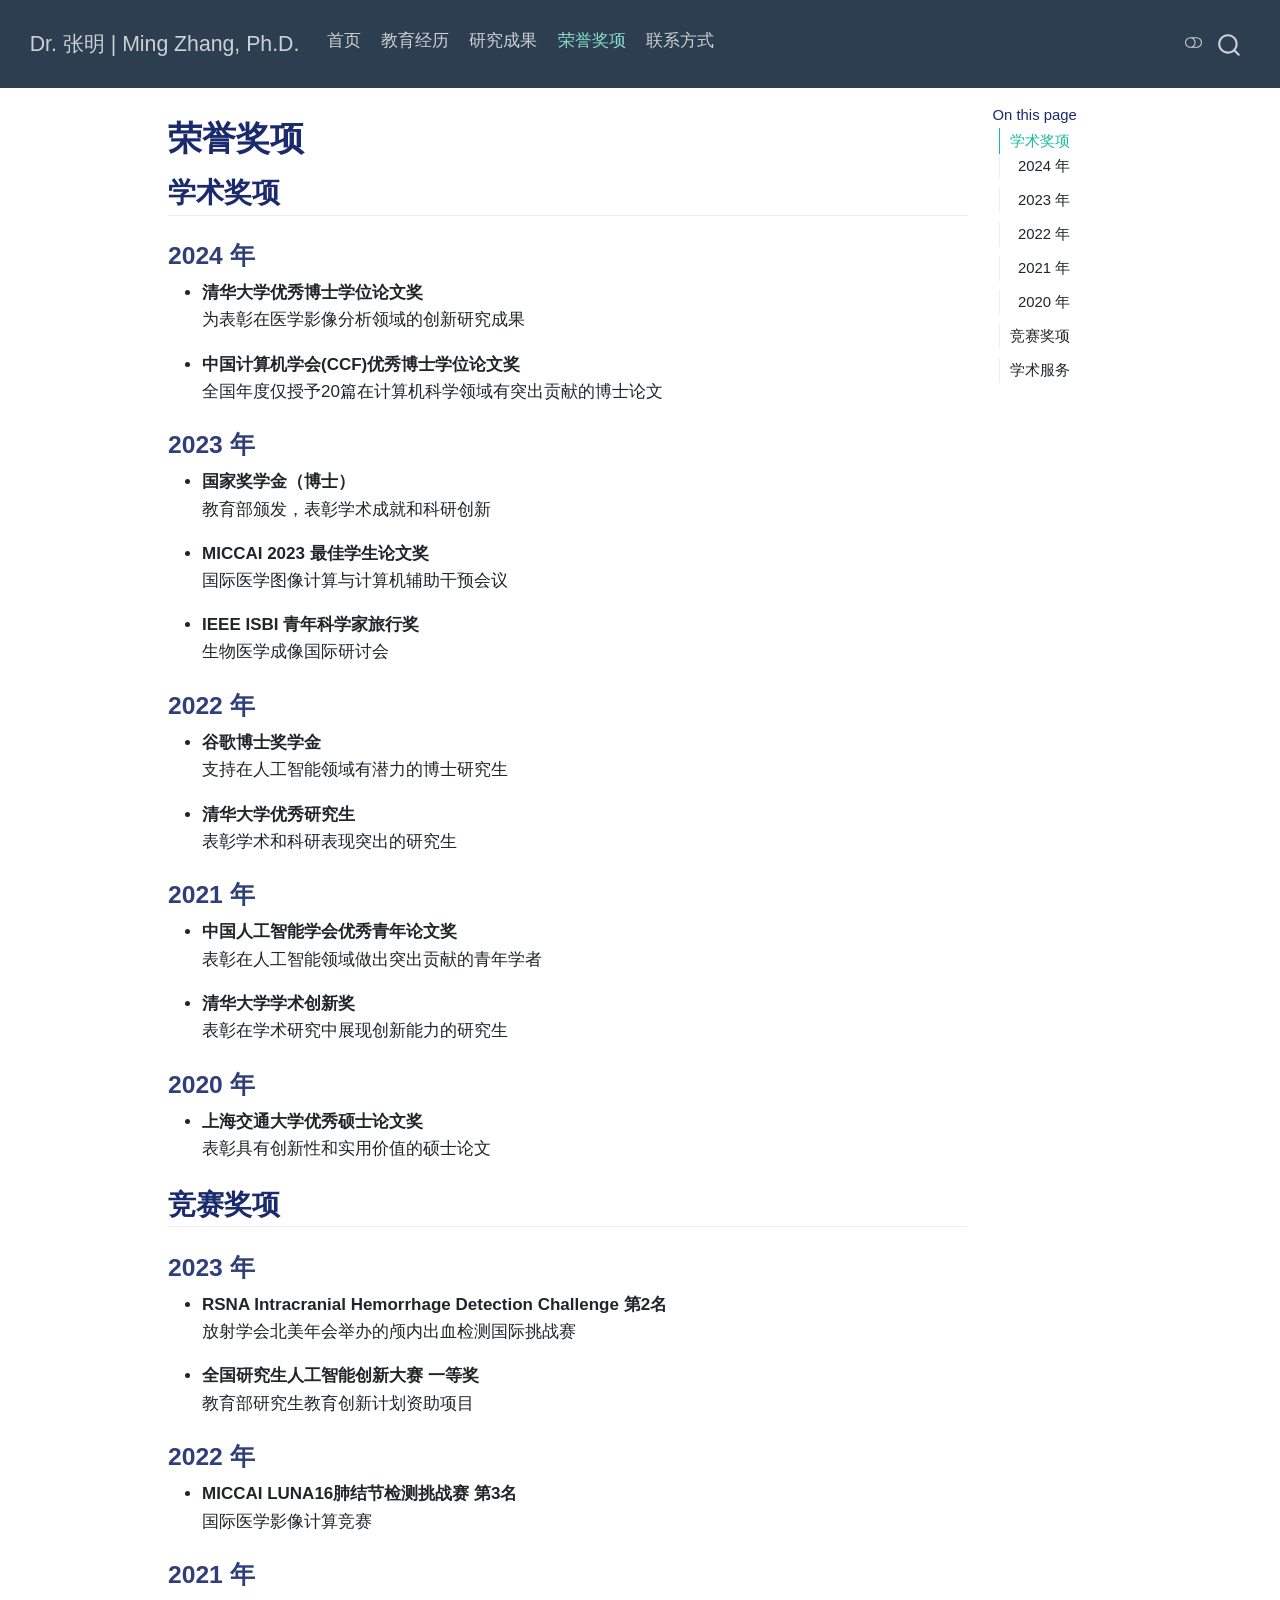
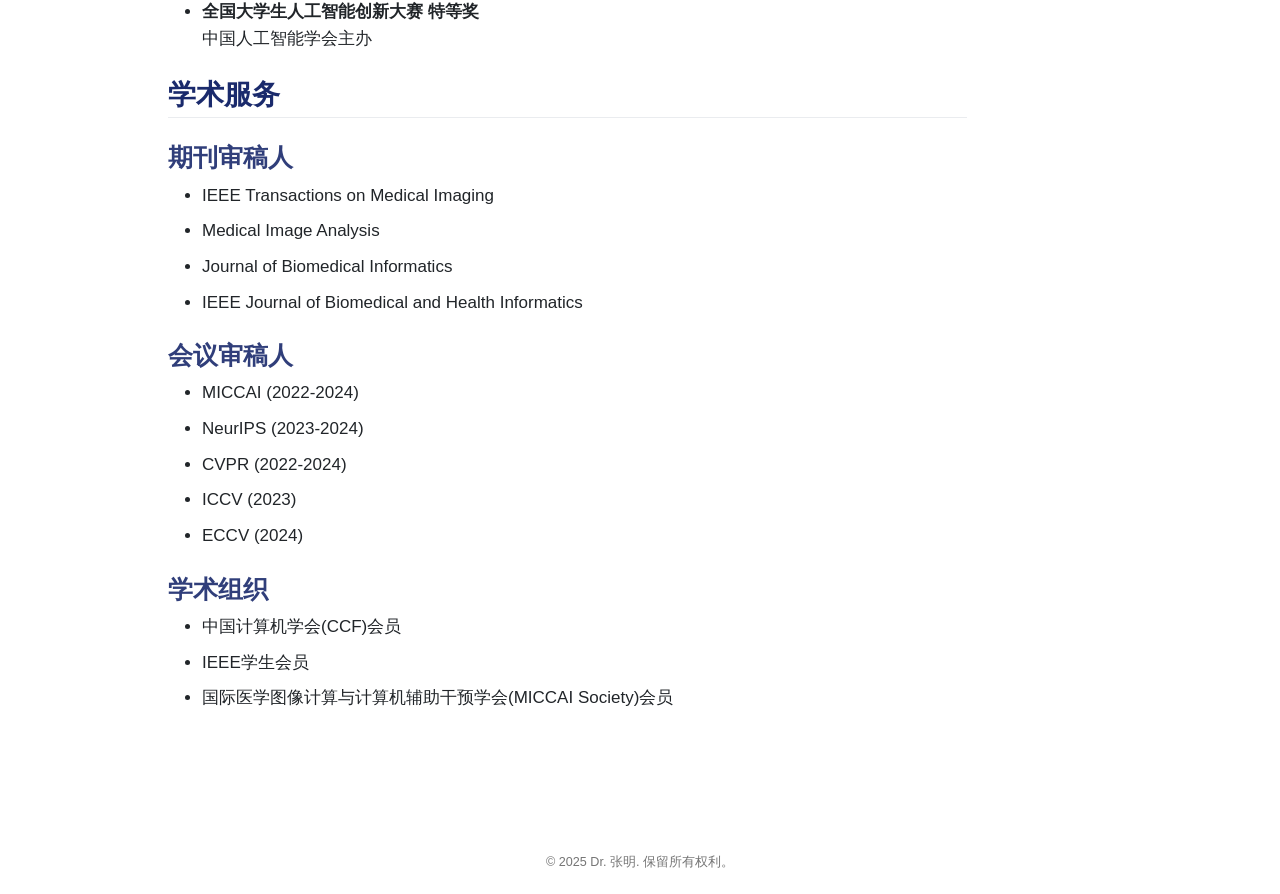
<file: awards.html>
<!DOCTYPE html>
<html xmlns="http://www.w3.org/1999/xhtml" lang="en" xml:lang="en"><head>

<meta charset="utf-8">
<meta name="generator" content="quarto-1.5.57">

<meta name="viewport" content="width=device-width, initial-scale=1.0, user-scalable=yes">


<title>荣誉奖项 – Dr.&nbsp;张明 | Ming Zhang, Ph.D.</title>
<style>
code{white-space: pre-wrap;}
span.smallcaps{font-variant: small-caps;}
div.columns{display: flex; gap: min(4vw, 1.5em);}
div.column{flex: auto; overflow-x: auto;}
div.hanging-indent{margin-left: 1.5em; text-indent: -1.5em;}
ul.task-list{list-style: none;}
ul.task-list li input[type="checkbox"] {
  width: 0.8em;
  margin: 0 0.8em 0.2em -1em; /* quarto-specific, see https://github.com/quarto-dev/quarto-cli/issues/4556 */ 
  vertical-align: middle;
}
</style>


<script src="site_libs/quarto-nav/quarto-nav.js"></script>
<script src="site_libs/quarto-nav/headroom.min.js"></script>
<script src="site_libs/clipboard/clipboard.min.js"></script>
<script src="site_libs/quarto-search/autocomplete.umd.js"></script>
<script src="site_libs/quarto-search/fuse.min.js"></script>
<script src="site_libs/quarto-search/quarto-search.js"></script>
<meta name="quarto:offset" content="./">
<script src="site_libs/quarto-html/quarto.js"></script>
<script src="site_libs/quarto-html/popper.min.js"></script>
<script src="site_libs/quarto-html/tippy.umd.min.js"></script>
<script src="site_libs/quarto-html/anchor.min.js"></script>
<link href="site_libs/quarto-html/tippy.css" rel="stylesheet">
<link href="site_libs/quarto-html/quarto-syntax-highlighting.css" rel="stylesheet" class="quarto-color-scheme" id="quarto-text-highlighting-styles">
<link href="site_libs/quarto-html/quarto-syntax-highlighting-dark.css" rel="prefetch" class="quarto-color-scheme quarto-color-alternate" id="quarto-text-highlighting-styles">
<script src="site_libs/bootstrap/bootstrap.min.js"></script>
<link href="site_libs/bootstrap/bootstrap-icons.css" rel="stylesheet">
<link href="site_libs/bootstrap/bootstrap.min.css" rel="stylesheet" class="quarto-color-scheme" id="quarto-bootstrap" data-mode="light">
<link href="site_libs/bootstrap/bootstrap-dark.min.css" rel="prefetch" class="quarto-color-scheme quarto-color-alternate" id="quarto-bootstrap" data-mode="dark">
<script id="quarto-search-options" type="application/json">{
  "location": "navbar",
  "copy-button": false,
  "collapse-after": 3,
  "panel-placement": "end",
  "type": "overlay",
  "limit": 50,
  "keyboard-shortcut": [
    "f",
    "/",
    "s"
  ],
  "show-item-context": false,
  "language": {
    "search-no-results-text": "No results",
    "search-matching-documents-text": "matching documents",
    "search-copy-link-title": "Copy link to search",
    "search-hide-matches-text": "Hide additional matches",
    "search-more-match-text": "more match in this document",
    "search-more-matches-text": "more matches in this document",
    "search-clear-button-title": "Clear",
    "search-text-placeholder": "",
    "search-detached-cancel-button-title": "Cancel",
    "search-submit-button-title": "Submit",
    "search-label": "Search"
  }
}</script>


<link rel="stylesheet" href="styles.css">
</head>

<body class="nav-fixed">

<div id="quarto-search-results"></div>
  <header id="quarto-header" class="headroom fixed-top">
    <nav class="navbar navbar-expand-lg " data-bs-theme="dark">
      <div class="navbar-container container-fluid">
      <div class="navbar-brand-container mx-auto">
    <a class="navbar-brand" href="./index.html">
    <span class="navbar-title">Dr.&nbsp;张明 | Ming Zhang, Ph.D.</span>
    </a>
  </div>
            <div id="quarto-search" class="" title="Search"></div>
          <button class="navbar-toggler" type="button" data-bs-toggle="collapse" data-bs-target="#navbarCollapse" aria-controls="navbarCollapse" role="menu" aria-expanded="false" aria-label="Toggle navigation" onclick="if (window.quartoToggleHeadroom) { window.quartoToggleHeadroom(); }">
  <span class="navbar-toggler-icon"></span>
</button>
          <div class="collapse navbar-collapse" id="navbarCollapse">
            <ul class="navbar-nav navbar-nav-scroll me-auto">
  <li class="nav-item">
    <a class="nav-link" href="./index.html"> 
<span class="menu-text">首页</span></a>
  </li>  
  <li class="nav-item">
    <a class="nav-link" href="./education.html"> 
<span class="menu-text">教育经历</span></a>
  </li>  
  <li class="nav-item">
    <a class="nav-link" href="./publications.html"> 
<span class="menu-text">研究成果</span></a>
  </li>  
  <li class="nav-item">
    <a class="nav-link active" href="./awards.html" aria-current="page"> 
<span class="menu-text">荣誉奖项</span></a>
  </li>  
  <li class="nav-item">
    <a class="nav-link" href="./contact.html"> 
<span class="menu-text">联系方式</span></a>
  </li>  
</ul>
          </div> <!-- /navcollapse -->
            <div class="quarto-navbar-tools">
  <a href="" class="quarto-color-scheme-toggle quarto-navigation-tool  px-1" onclick="window.quartoToggleColorScheme(); return false;" title="Toggle dark mode"><i class="bi"></i></a>
</div>
      </div> <!-- /container-fluid -->
    </nav>
</header>
<!-- content -->
<div id="quarto-content" class="quarto-container page-columns page-rows-contents page-layout-article page-navbar">
<!-- sidebar -->
<!-- margin-sidebar -->
    <div id="quarto-margin-sidebar" class="sidebar margin-sidebar">
        <nav id="TOC" role="doc-toc" class="toc-active">
    <h2 id="toc-title">On this page</h2>
   
  <ul>
  <li><a href="#学术奖项" id="toc-学术奖项" class="nav-link active" data-scroll-target="#学术奖项">学术奖项</a>
  <ul class="collapse">
  <li><a href="#年" id="toc-年" class="nav-link" data-scroll-target="#年">2024 年</a></li>
  <li><a href="#年-1" id="toc-年-1" class="nav-link" data-scroll-target="#年-1">2023 年</a></li>
  <li><a href="#年-2" id="toc-年-2" class="nav-link" data-scroll-target="#年-2">2022 年</a></li>
  <li><a href="#年-3" id="toc-年-3" class="nav-link" data-scroll-target="#年-3">2021 年</a></li>
  <li><a href="#年-4" id="toc-年-4" class="nav-link" data-scroll-target="#年-4">2020 年</a></li>
  </ul></li>
  <li><a href="#竞赛奖项" id="toc-竞赛奖项" class="nav-link" data-scroll-target="#竞赛奖项">竞赛奖项</a>
  <ul class="collapse">
  <li><a href="#年-5" id="toc-年-5" class="nav-link" data-scroll-target="#年-5">2023 年</a></li>
  <li><a href="#年-6" id="toc-年-6" class="nav-link" data-scroll-target="#年-6">2022 年</a></li>
  <li><a href="#年-7" id="toc-年-7" class="nav-link" data-scroll-target="#年-7">2021 年</a></li>
  </ul></li>
  <li><a href="#学术服务" id="toc-学术服务" class="nav-link" data-scroll-target="#学术服务">学术服务</a>
  <ul class="collapse">
  <li><a href="#期刊审稿人" id="toc-期刊审稿人" class="nav-link" data-scroll-target="#期刊审稿人">期刊审稿人</a></li>
  <li><a href="#会议审稿人" id="toc-会议审稿人" class="nav-link" data-scroll-target="#会议审稿人">会议审稿人</a></li>
  <li><a href="#学术组织" id="toc-学术组织" class="nav-link" data-scroll-target="#学术组织">学术组织</a></li>
  </ul></li>
  </ul>
</nav>
    </div>
<!-- main -->
<main class="content" id="quarto-document-content">

<header id="title-block-header" class="quarto-title-block default">
<div class="quarto-title">
<h1 class="title">荣誉奖项</h1>
</div>



<div class="quarto-title-meta">

    
  
    
  </div>
  


</header>


<section id="学术奖项" class="level2">
<h2 class="anchored" data-anchor-id="学术奖项">学术奖项</h2>
<section id="年" class="level3">
<h3 class="anchored" data-anchor-id="年">2024 年</h3>
<ul>
<li><p><strong>清华大学优秀博士学位论文奖</strong><br>
为表彰在医学影像分析领域的创新研究成果</p></li>
<li><p><strong>中国计算机学会(CCF)优秀博士学位论文奖</strong><br>
全国年度仅授予20篇在计算机科学领域有突出贡献的博士论文</p></li>
</ul>
</section>
<section id="年-1" class="level3">
<h3 class="anchored" data-anchor-id="年-1">2023 年</h3>
<ul>
<li><p><strong>国家奖学金（博士）</strong><br>
教育部颁发，表彰学术成就和科研创新</p></li>
<li><p><strong>MICCAI 2023 最佳学生论文奖</strong><br>
国际医学图像计算与计算机辅助干预会议</p></li>
<li><p><strong>IEEE ISBI 青年科学家旅行奖</strong><br>
生物医学成像国际研讨会</p></li>
</ul>
</section>
<section id="年-2" class="level3">
<h3 class="anchored" data-anchor-id="年-2">2022 年</h3>
<ul>
<li><p><strong>谷歌博士奖学金</strong><br>
支持在人工智能领域有潜力的博士研究生</p></li>
<li><p><strong>清华大学优秀研究生</strong><br>
表彰学术和科研表现突出的研究生</p></li>
</ul>
</section>
<section id="年-3" class="level3">
<h3 class="anchored" data-anchor-id="年-3">2021 年</h3>
<ul>
<li><p><strong>中国人工智能学会优秀青年论文奖</strong><br>
表彰在人工智能领域做出突出贡献的青年学者</p></li>
<li><p><strong>清华大学学术创新奖</strong><br>
表彰在学术研究中展现创新能力的研究生</p></li>
</ul>
</section>
<section id="年-4" class="level3">
<h3 class="anchored" data-anchor-id="年-4">2020 年</h3>
<ul>
<li><strong>上海交通大学优秀硕士论文奖</strong><br>
表彰具有创新性和实用价值的硕士论文</li>
</ul>
</section>
</section>
<section id="竞赛奖项" class="level2">
<h2 class="anchored" data-anchor-id="竞赛奖项">竞赛奖项</h2>
<section id="年-5" class="level3">
<h3 class="anchored" data-anchor-id="年-5">2023 年</h3>
<ul>
<li><p><strong>RSNA Intracranial Hemorrhage Detection Challenge 第2名</strong><br>
放射学会北美年会举办的颅内出血检测国际挑战赛</p></li>
<li><p><strong>全国研究生人工智能创新大赛 一等奖</strong><br>
教育部研究生教育创新计划资助项目</p></li>
</ul>
</section>
<section id="年-6" class="level3">
<h3 class="anchored" data-anchor-id="年-6">2022 年</h3>
<ul>
<li><strong>MICCAI LUNA16肺结节检测挑战赛 第3名</strong><br>
国际医学影像计算竞赛</li>
</ul>
</section>
<section id="年-7" class="level3">
<h3 class="anchored" data-anchor-id="年-7">2021 年</h3>
<ul>
<li><strong>全国大学生人工智能创新大赛 特等奖</strong><br>
中国人工智能学会主办</li>
</ul>
</section>
</section>
<section id="学术服务" class="level2">
<h2 class="anchored" data-anchor-id="学术服务">学术服务</h2>
<section id="期刊审稿人" class="level3">
<h3 class="anchored" data-anchor-id="期刊审稿人">期刊审稿人</h3>
<ul>
<li>IEEE Transactions on Medical Imaging</li>
<li>Medical Image Analysis</li>
<li>Journal of Biomedical Informatics</li>
<li>IEEE Journal of Biomedical and Health Informatics</li>
</ul>
</section>
<section id="会议审稿人" class="level3">
<h3 class="anchored" data-anchor-id="会议审稿人">会议审稿人</h3>
<ul>
<li>MICCAI (2022-2024)</li>
<li>NeurIPS (2023-2024)</li>
<li>CVPR (2022-2024)</li>
<li>ICCV (2023)</li>
<li>ECCV (2024)</li>
</ul>
</section>
<section id="学术组织" class="level3">
<h3 class="anchored" data-anchor-id="学术组织">学术组织</h3>
<ul>
<li>中国计算机学会(CCF)会员</li>
<li>IEEE学生会员</li>
<li>国际医学图像计算与计算机辅助干预学会(MICCAI Society)会员</li>
</ul>


</section>
</section>

</main> <!-- /main -->
<script id="quarto-html-after-body" type="application/javascript">
window.document.addEventListener("DOMContentLoaded", function (event) {
  const toggleBodyColorMode = (bsSheetEl) => {
    const mode = bsSheetEl.getAttribute("data-mode");
    const bodyEl = window.document.querySelector("body");
    if (mode === "dark") {
      bodyEl.classList.add("quarto-dark");
      bodyEl.classList.remove("quarto-light");
    } else {
      bodyEl.classList.add("quarto-light");
      bodyEl.classList.remove("quarto-dark");
    }
  }
  const toggleBodyColorPrimary = () => {
    const bsSheetEl = window.document.querySelector("link#quarto-bootstrap");
    if (bsSheetEl) {
      toggleBodyColorMode(bsSheetEl);
    }
  }
  toggleBodyColorPrimary();  
  const disableStylesheet = (stylesheets) => {
    for (let i=0; i < stylesheets.length; i++) {
      const stylesheet = stylesheets[i];
      stylesheet.rel = 'prefetch';
    }
  }
  const enableStylesheet = (stylesheets) => {
    for (let i=0; i < stylesheets.length; i++) {
      const stylesheet = stylesheets[i];
      stylesheet.rel = 'stylesheet';
    }
  }
  const manageTransitions = (selector, allowTransitions) => {
    const els = window.document.querySelectorAll(selector);
    for (let i=0; i < els.length; i++) {
      const el = els[i];
      if (allowTransitions) {
        el.classList.remove('notransition');
      } else {
        el.classList.add('notransition');
      }
    }
  }
  const toggleGiscusIfUsed = (isAlternate, darkModeDefault) => {
    const baseTheme = document.querySelector('#giscus-base-theme')?.value ?? 'light';
    const alternateTheme = document.querySelector('#giscus-alt-theme')?.value ?? 'dark';
    let newTheme = '';
    if(darkModeDefault) {
      newTheme = isAlternate ? baseTheme : alternateTheme;
    } else {
      newTheme = isAlternate ? alternateTheme : baseTheme;
    }
    const changeGiscusTheme = () => {
      // From: https://github.com/giscus/giscus/issues/336
      const sendMessage = (message) => {
        const iframe = document.querySelector('iframe.giscus-frame');
        if (!iframe) return;
        iframe.contentWindow.postMessage({ giscus: message }, 'https://giscus.app');
      }
      sendMessage({
        setConfig: {
          theme: newTheme
        }
      });
    }
    const isGiscussLoaded = window.document.querySelector('iframe.giscus-frame') !== null;
    if (isGiscussLoaded) {
      changeGiscusTheme();
    }
  }
  const toggleColorMode = (alternate) => {
    // Switch the stylesheets
    const alternateStylesheets = window.document.querySelectorAll('link.quarto-color-scheme.quarto-color-alternate');
    manageTransitions('#quarto-margin-sidebar .nav-link', false);
    if (alternate) {
      enableStylesheet(alternateStylesheets);
      for (const sheetNode of alternateStylesheets) {
        if (sheetNode.id === "quarto-bootstrap") {
          toggleBodyColorMode(sheetNode);
        }
      }
    } else {
      disableStylesheet(alternateStylesheets);
      toggleBodyColorPrimary();
    }
    manageTransitions('#quarto-margin-sidebar .nav-link', true);
    // Switch the toggles
    const toggles = window.document.querySelectorAll('.quarto-color-scheme-toggle');
    for (let i=0; i < toggles.length; i++) {
      const toggle = toggles[i];
      if (toggle) {
        if (alternate) {
          toggle.classList.add("alternate");     
        } else {
          toggle.classList.remove("alternate");
        }
      }
    }
    // Hack to workaround the fact that safari doesn't
    // properly recolor the scrollbar when toggling (#1455)
    if (navigator.userAgent.indexOf('Safari') > 0 && navigator.userAgent.indexOf('Chrome') == -1) {
      manageTransitions("body", false);
      window.scrollTo(0, 1);
      setTimeout(() => {
        window.scrollTo(0, 0);
        manageTransitions("body", true);
      }, 40);  
    }
  }
  const isFileUrl = () => { 
    return window.location.protocol === 'file:';
  }
  const hasAlternateSentinel = () => {  
    let styleSentinel = getColorSchemeSentinel();
    if (styleSentinel !== null) {
      return styleSentinel === "alternate";
    } else {
      return false;
    }
  }
  const setStyleSentinel = (alternate) => {
    const value = alternate ? "alternate" : "default";
    if (!isFileUrl()) {
      window.localStorage.setItem("quarto-color-scheme", value);
    } else {
      localAlternateSentinel = value;
    }
  }
  const getColorSchemeSentinel = () => {
    if (!isFileUrl()) {
      const storageValue = window.localStorage.getItem("quarto-color-scheme");
      return storageValue != null ? storageValue : localAlternateSentinel;
    } else {
      return localAlternateSentinel;
    }
  }
  const darkModeDefault = false;
  let localAlternateSentinel = darkModeDefault ? 'alternate' : 'default';
  // Dark / light mode switch
  window.quartoToggleColorScheme = () => {
    // Read the current dark / light value 
    let toAlternate = !hasAlternateSentinel();
    toggleColorMode(toAlternate);
    setStyleSentinel(toAlternate);
    toggleGiscusIfUsed(toAlternate, darkModeDefault);
  };
  // Ensure there is a toggle, if there isn't float one in the top right
  if (window.document.querySelector('.quarto-color-scheme-toggle') === null) {
    const a = window.document.createElement('a');
    a.classList.add('top-right');
    a.classList.add('quarto-color-scheme-toggle');
    a.href = "";
    a.onclick = function() { try { window.quartoToggleColorScheme(); } catch {} return false; };
    const i = window.document.createElement("i");
    i.classList.add('bi');
    a.appendChild(i);
    window.document.body.appendChild(a);
  }
  // Switch to dark mode if need be
  if (hasAlternateSentinel()) {
    toggleColorMode(true);
  } else {
    toggleColorMode(false);
  }
  const icon = "";
  const anchorJS = new window.AnchorJS();
  anchorJS.options = {
    placement: 'right',
    icon: icon
  };
  anchorJS.add('.anchored');
  const isCodeAnnotation = (el) => {
    for (const clz of el.classList) {
      if (clz.startsWith('code-annotation-')) {                     
        return true;
      }
    }
    return false;
  }
  const onCopySuccess = function(e) {
    // button target
    const button = e.trigger;
    // don't keep focus
    button.blur();
    // flash "checked"
    button.classList.add('code-copy-button-checked');
    var currentTitle = button.getAttribute("title");
    button.setAttribute("title", "Copied!");
    let tooltip;
    if (window.bootstrap) {
      button.setAttribute("data-bs-toggle", "tooltip");
      button.setAttribute("data-bs-placement", "left");
      button.setAttribute("data-bs-title", "Copied!");
      tooltip = new bootstrap.Tooltip(button, 
        { trigger: "manual", 
          customClass: "code-copy-button-tooltip",
          offset: [0, -8]});
      tooltip.show();    
    }
    setTimeout(function() {
      if (tooltip) {
        tooltip.hide();
        button.removeAttribute("data-bs-title");
        button.removeAttribute("data-bs-toggle");
        button.removeAttribute("data-bs-placement");
      }
      button.setAttribute("title", currentTitle);
      button.classList.remove('code-copy-button-checked');
    }, 1000);
    // clear code selection
    e.clearSelection();
  }
  const getTextToCopy = function(trigger) {
      const codeEl = trigger.previousElementSibling.cloneNode(true);
      for (const childEl of codeEl.children) {
        if (isCodeAnnotation(childEl)) {
          childEl.remove();
        }
      }
      return codeEl.innerText;
  }
  const clipboard = new window.ClipboardJS('.code-copy-button:not([data-in-quarto-modal])', {
    text: getTextToCopy
  });
  clipboard.on('success', onCopySuccess);
  if (window.document.getElementById('quarto-embedded-source-code-modal')) {
    // For code content inside modals, clipBoardJS needs to be initialized with a container option
    // TODO: Check when it could be a function (https://github.com/zenorocha/clipboard.js/issues/860)
    const clipboardModal = new window.ClipboardJS('.code-copy-button[data-in-quarto-modal]', {
      text: getTextToCopy,
      container: window.document.getElementById('quarto-embedded-source-code-modal')
    });
    clipboardModal.on('success', onCopySuccess);
  }
    var localhostRegex = new RegExp(/^(?:http|https):\/\/localhost\:?[0-9]*\//);
    var mailtoRegex = new RegExp(/^mailto:/);
      var filterRegex = new RegExp('/' + window.location.host + '/');
    var isInternal = (href) => {
        return filterRegex.test(href) || localhostRegex.test(href) || mailtoRegex.test(href);
    }
    // Inspect non-navigation links and adorn them if external
 	var links = window.document.querySelectorAll('a[href]:not(.nav-link):not(.navbar-brand):not(.toc-action):not(.sidebar-link):not(.sidebar-item-toggle):not(.pagination-link):not(.no-external):not([aria-hidden]):not(.dropdown-item):not(.quarto-navigation-tool):not(.about-link)');
    for (var i=0; i<links.length; i++) {
      const link = links[i];
      if (!isInternal(link.href)) {
        // undo the damage that might have been done by quarto-nav.js in the case of
        // links that we want to consider external
        if (link.dataset.originalHref !== undefined) {
          link.href = link.dataset.originalHref;
        }
          // target, if specified
          link.setAttribute("target", "_blank");
          if (link.getAttribute("rel") === null) {
            link.setAttribute("rel", "noopener");
          }
      }
    }
  function tippyHover(el, contentFn, onTriggerFn, onUntriggerFn) {
    const config = {
      allowHTML: true,
      maxWidth: 500,
      delay: 100,
      arrow: false,
      appendTo: function(el) {
          return el.parentElement;
      },
      interactive: true,
      interactiveBorder: 10,
      theme: 'quarto',
      placement: 'bottom-start',
    };
    if (contentFn) {
      config.content = contentFn;
    }
    if (onTriggerFn) {
      config.onTrigger = onTriggerFn;
    }
    if (onUntriggerFn) {
      config.onUntrigger = onUntriggerFn;
    }
    window.tippy(el, config); 
  }
  const noterefs = window.document.querySelectorAll('a[role="doc-noteref"]');
  for (var i=0; i<noterefs.length; i++) {
    const ref = noterefs[i];
    tippyHover(ref, function() {
      // use id or data attribute instead here
      let href = ref.getAttribute('data-footnote-href') || ref.getAttribute('href');
      try { href = new URL(href).hash; } catch {}
      const id = href.replace(/^#\/?/, "");
      const note = window.document.getElementById(id);
      if (note) {
        return note.innerHTML;
      } else {
        return "";
      }
    });
  }
  const xrefs = window.document.querySelectorAll('a.quarto-xref');
  const processXRef = (id, note) => {
    // Strip column container classes
    const stripColumnClz = (el) => {
      el.classList.remove("page-full", "page-columns");
      if (el.children) {
        for (const child of el.children) {
          stripColumnClz(child);
        }
      }
    }
    stripColumnClz(note)
    if (id === null || id.startsWith('sec-')) {
      // Special case sections, only their first couple elements
      const container = document.createElement("div");
      if (note.children && note.children.length > 2) {
        container.appendChild(note.children[0].cloneNode(true));
        for (let i = 1; i < note.children.length; i++) {
          const child = note.children[i];
          if (child.tagName === "P" && child.innerText === "") {
            continue;
          } else {
            container.appendChild(child.cloneNode(true));
            break;
          }
        }
        if (window.Quarto?.typesetMath) {
          window.Quarto.typesetMath(container);
        }
        return container.innerHTML
      } else {
        if (window.Quarto?.typesetMath) {
          window.Quarto.typesetMath(note);
        }
        return note.innerHTML;
      }
    } else {
      // Remove any anchor links if they are present
      const anchorLink = note.querySelector('a.anchorjs-link');
      if (anchorLink) {
        anchorLink.remove();
      }
      if (window.Quarto?.typesetMath) {
        window.Quarto.typesetMath(note);
      }
      // TODO in 1.5, we should make sure this works without a callout special case
      if (note.classList.contains("callout")) {
        return note.outerHTML;
      } else {
        return note.innerHTML;
      }
    }
  }
  for (var i=0; i<xrefs.length; i++) {
    const xref = xrefs[i];
    tippyHover(xref, undefined, function(instance) {
      instance.disable();
      let url = xref.getAttribute('href');
      let hash = undefined; 
      if (url.startsWith('#')) {
        hash = url;
      } else {
        try { hash = new URL(url).hash; } catch {}
      }
      if (hash) {
        const id = hash.replace(/^#\/?/, "");
        const note = window.document.getElementById(id);
        if (note !== null) {
          try {
            const html = processXRef(id, note.cloneNode(true));
            instance.setContent(html);
          } finally {
            instance.enable();
            instance.show();
          }
        } else {
          // See if we can fetch this
          fetch(url.split('#')[0])
          .then(res => res.text())
          .then(html => {
            const parser = new DOMParser();
            const htmlDoc = parser.parseFromString(html, "text/html");
            const note = htmlDoc.getElementById(id);
            if (note !== null) {
              const html = processXRef(id, note);
              instance.setContent(html);
            } 
          }).finally(() => {
            instance.enable();
            instance.show();
          });
        }
      } else {
        // See if we can fetch a full url (with no hash to target)
        // This is a special case and we should probably do some content thinning / targeting
        fetch(url)
        .then(res => res.text())
        .then(html => {
          const parser = new DOMParser();
          const htmlDoc = parser.parseFromString(html, "text/html");
          const note = htmlDoc.querySelector('main.content');
          if (note !== null) {
            // This should only happen for chapter cross references
            // (since there is no id in the URL)
            // remove the first header
            if (note.children.length > 0 && note.children[0].tagName === "HEADER") {
              note.children[0].remove();
            }
            const html = processXRef(null, note);
            instance.setContent(html);
          } 
        }).finally(() => {
          instance.enable();
          instance.show();
        });
      }
    }, function(instance) {
    });
  }
      let selectedAnnoteEl;
      const selectorForAnnotation = ( cell, annotation) => {
        let cellAttr = 'data-code-cell="' + cell + '"';
        let lineAttr = 'data-code-annotation="' +  annotation + '"';
        const selector = 'span[' + cellAttr + '][' + lineAttr + ']';
        return selector;
      }
      const selectCodeLines = (annoteEl) => {
        const doc = window.document;
        const targetCell = annoteEl.getAttribute("data-target-cell");
        const targetAnnotation = annoteEl.getAttribute("data-target-annotation");
        const annoteSpan = window.document.querySelector(selectorForAnnotation(targetCell, targetAnnotation));
        const lines = annoteSpan.getAttribute("data-code-lines").split(",");
        const lineIds = lines.map((line) => {
          return targetCell + "-" + line;
        })
        let top = null;
        let height = null;
        let parent = null;
        if (lineIds.length > 0) {
            //compute the position of the single el (top and bottom and make a div)
            const el = window.document.getElementById(lineIds[0]);
            top = el.offsetTop;
            height = el.offsetHeight;
            parent = el.parentElement.parentElement;
          if (lineIds.length > 1) {
            const lastEl = window.document.getElementById(lineIds[lineIds.length - 1]);
            const bottom = lastEl.offsetTop + lastEl.offsetHeight;
            height = bottom - top;
          }
          if (top !== null && height !== null && parent !== null) {
            // cook up a div (if necessary) and position it 
            let div = window.document.getElementById("code-annotation-line-highlight");
            if (div === null) {
              div = window.document.createElement("div");
              div.setAttribute("id", "code-annotation-line-highlight");
              div.style.position = 'absolute';
              parent.appendChild(div);
            }
            div.style.top = top - 2 + "px";
            div.style.height = height + 4 + "px";
            div.style.left = 0;
            let gutterDiv = window.document.getElementById("code-annotation-line-highlight-gutter");
            if (gutterDiv === null) {
              gutterDiv = window.document.createElement("div");
              gutterDiv.setAttribute("id", "code-annotation-line-highlight-gutter");
              gutterDiv.style.position = 'absolute';
              const codeCell = window.document.getElementById(targetCell);
              const gutter = codeCell.querySelector('.code-annotation-gutter');
              gutter.appendChild(gutterDiv);
            }
            gutterDiv.style.top = top - 2 + "px";
            gutterDiv.style.height = height + 4 + "px";
          }
          selectedAnnoteEl = annoteEl;
        }
      };
      const unselectCodeLines = () => {
        const elementsIds = ["code-annotation-line-highlight", "code-annotation-line-highlight-gutter"];
        elementsIds.forEach((elId) => {
          const div = window.document.getElementById(elId);
          if (div) {
            div.remove();
          }
        });
        selectedAnnoteEl = undefined;
      };
        // Handle positioning of the toggle
    window.addEventListener(
      "resize",
      throttle(() => {
        elRect = undefined;
        if (selectedAnnoteEl) {
          selectCodeLines(selectedAnnoteEl);
        }
      }, 10)
    );
    function throttle(fn, ms) {
    let throttle = false;
    let timer;
      return (...args) => {
        if(!throttle) { // first call gets through
            fn.apply(this, args);
            throttle = true;
        } else { // all the others get throttled
            if(timer) clearTimeout(timer); // cancel #2
            timer = setTimeout(() => {
              fn.apply(this, args);
              timer = throttle = false;
            }, ms);
        }
      };
    }
      // Attach click handler to the DT
      const annoteDls = window.document.querySelectorAll('dt[data-target-cell]');
      for (const annoteDlNode of annoteDls) {
        annoteDlNode.addEventListener('click', (event) => {
          const clickedEl = event.target;
          if (clickedEl !== selectedAnnoteEl) {
            unselectCodeLines();
            const activeEl = window.document.querySelector('dt[data-target-cell].code-annotation-active');
            if (activeEl) {
              activeEl.classList.remove('code-annotation-active');
            }
            selectCodeLines(clickedEl);
            clickedEl.classList.add('code-annotation-active');
          } else {
            // Unselect the line
            unselectCodeLines();
            clickedEl.classList.remove('code-annotation-active');
          }
        });
      }
  const findCites = (el) => {
    const parentEl = el.parentElement;
    if (parentEl) {
      const cites = parentEl.dataset.cites;
      if (cites) {
        return {
          el,
          cites: cites.split(' ')
        };
      } else {
        return findCites(el.parentElement)
      }
    } else {
      return undefined;
    }
  };
  var bibliorefs = window.document.querySelectorAll('a[role="doc-biblioref"]');
  for (var i=0; i<bibliorefs.length; i++) {
    const ref = bibliorefs[i];
    const citeInfo = findCites(ref);
    if (citeInfo) {
      tippyHover(citeInfo.el, function() {
        var popup = window.document.createElement('div');
        citeInfo.cites.forEach(function(cite) {
          var citeDiv = window.document.createElement('div');
          citeDiv.classList.add('hanging-indent');
          citeDiv.classList.add('csl-entry');
          var biblioDiv = window.document.getElementById('ref-' + cite);
          if (biblioDiv) {
            citeDiv.innerHTML = biblioDiv.innerHTML;
          }
          popup.appendChild(citeDiv);
        });
        return popup.innerHTML;
      });
    }
  }
});
</script>
</div> <!-- /content -->
<footer class="footer">
  <div class="nav-footer">
    <div class="nav-footer-left">
      &nbsp;
    </div>   
    <div class="nav-footer-center">
      <ul class="footer-items list-unstyled">
    <li class="nav-item">
 © 2025 Dr. 张明. 保留所有权利。
  </li>  
</ul>
    </div>
    <div class="nav-footer-right">
      &nbsp;
    </div>
  </div>
</footer>




</body></html>
</file>
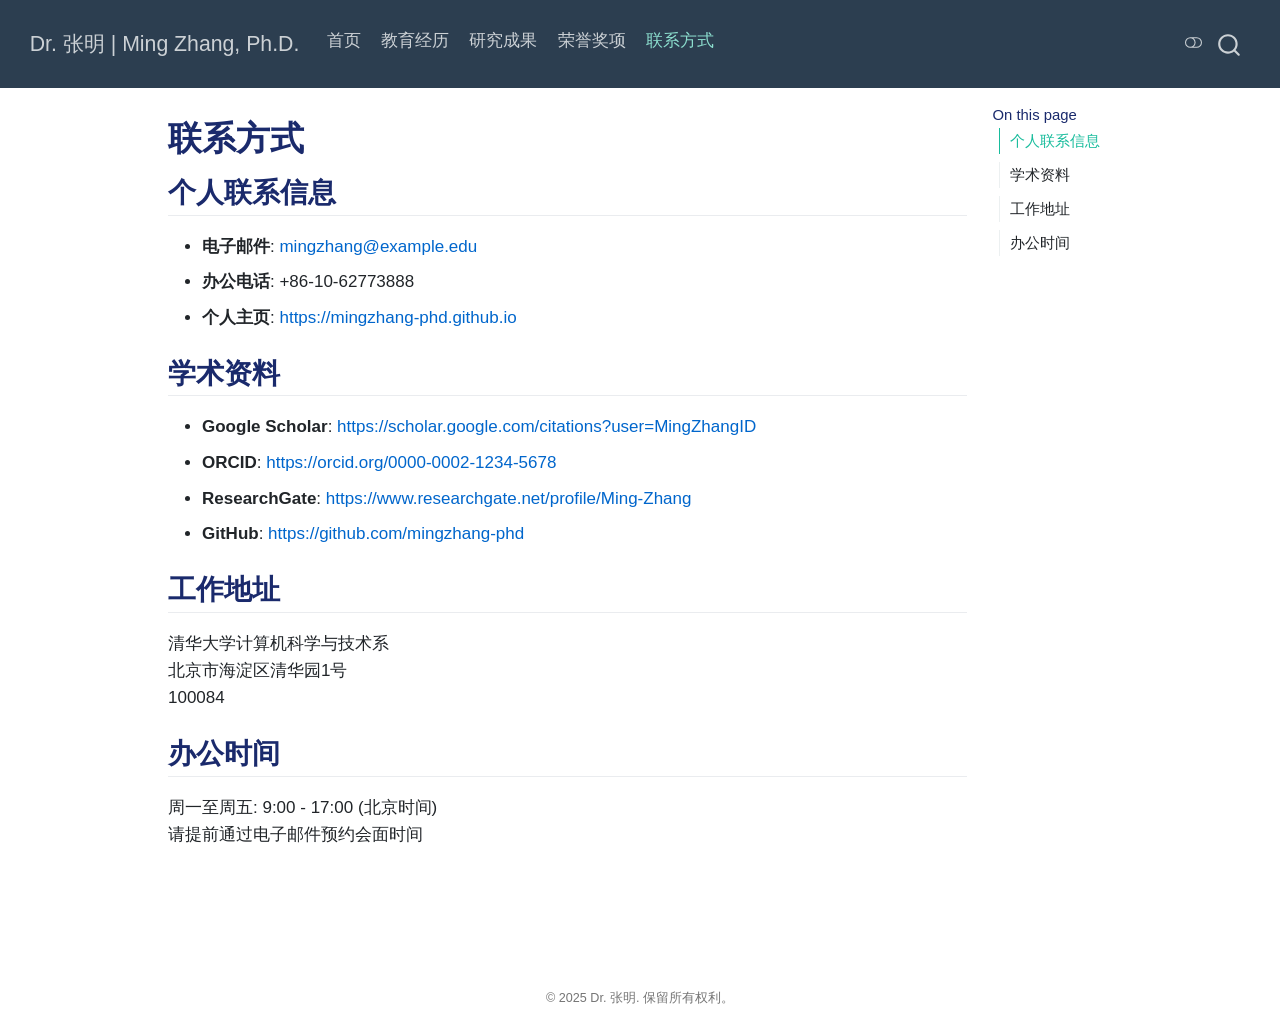
<file: contact.html>
<!DOCTYPE html>
<html xmlns="http://www.w3.org/1999/xhtml" lang="en" xml:lang="en"><head>

<meta charset="utf-8">
<meta name="generator" content="quarto-1.5.57">

<meta name="viewport" content="width=device-width, initial-scale=1.0, user-scalable=yes">


<title>联系方式 – Dr.&nbsp;张明 | Ming Zhang, Ph.D.</title>
<style>
code{white-space: pre-wrap;}
span.smallcaps{font-variant: small-caps;}
div.columns{display: flex; gap: min(4vw, 1.5em);}
div.column{flex: auto; overflow-x: auto;}
div.hanging-indent{margin-left: 1.5em; text-indent: -1.5em;}
ul.task-list{list-style: none;}
ul.task-list li input[type="checkbox"] {
  width: 0.8em;
  margin: 0 0.8em 0.2em -1em; /* quarto-specific, see https://github.com/quarto-dev/quarto-cli/issues/4556 */ 
  vertical-align: middle;
}
</style>


<script src="site_libs/quarto-nav/quarto-nav.js"></script>
<script src="site_libs/quarto-nav/headroom.min.js"></script>
<script src="site_libs/clipboard/clipboard.min.js"></script>
<script src="site_libs/quarto-search/autocomplete.umd.js"></script>
<script src="site_libs/quarto-search/fuse.min.js"></script>
<script src="site_libs/quarto-search/quarto-search.js"></script>
<meta name="quarto:offset" content="./">
<script src="site_libs/quarto-html/quarto.js"></script>
<script src="site_libs/quarto-html/popper.min.js"></script>
<script src="site_libs/quarto-html/tippy.umd.min.js"></script>
<script src="site_libs/quarto-html/anchor.min.js"></script>
<link href="site_libs/quarto-html/tippy.css" rel="stylesheet">
<link href="site_libs/quarto-html/quarto-syntax-highlighting.css" rel="stylesheet" class="quarto-color-scheme" id="quarto-text-highlighting-styles">
<link href="site_libs/quarto-html/quarto-syntax-highlighting-dark.css" rel="prefetch" class="quarto-color-scheme quarto-color-alternate" id="quarto-text-highlighting-styles">
<script src="site_libs/bootstrap/bootstrap.min.js"></script>
<link href="site_libs/bootstrap/bootstrap-icons.css" rel="stylesheet">
<link href="site_libs/bootstrap/bootstrap.min.css" rel="stylesheet" class="quarto-color-scheme" id="quarto-bootstrap" data-mode="light">
<link href="site_libs/bootstrap/bootstrap-dark.min.css" rel="prefetch" class="quarto-color-scheme quarto-color-alternate" id="quarto-bootstrap" data-mode="dark">
<script id="quarto-search-options" type="application/json">{
  "location": "navbar",
  "copy-button": false,
  "collapse-after": 3,
  "panel-placement": "end",
  "type": "overlay",
  "limit": 50,
  "keyboard-shortcut": [
    "f",
    "/",
    "s"
  ],
  "show-item-context": false,
  "language": {
    "search-no-results-text": "No results",
    "search-matching-documents-text": "matching documents",
    "search-copy-link-title": "Copy link to search",
    "search-hide-matches-text": "Hide additional matches",
    "search-more-match-text": "more match in this document",
    "search-more-matches-text": "more matches in this document",
    "search-clear-button-title": "Clear",
    "search-text-placeholder": "",
    "search-detached-cancel-button-title": "Cancel",
    "search-submit-button-title": "Submit",
    "search-label": "Search"
  }
}</script>


<link rel="stylesheet" href="styles.css">
</head>

<body class="nav-fixed">

<div id="quarto-search-results"></div>
  <header id="quarto-header" class="headroom fixed-top">
    <nav class="navbar navbar-expand-lg " data-bs-theme="dark">
      <div class="navbar-container container-fluid">
      <div class="navbar-brand-container mx-auto">
    <a class="navbar-brand" href="./index.html">
    <span class="navbar-title">Dr.&nbsp;张明 | Ming Zhang, Ph.D.</span>
    </a>
  </div>
            <div id="quarto-search" class="" title="Search"></div>
          <button class="navbar-toggler" type="button" data-bs-toggle="collapse" data-bs-target="#navbarCollapse" aria-controls="navbarCollapse" role="menu" aria-expanded="false" aria-label="Toggle navigation" onclick="if (window.quartoToggleHeadroom) { window.quartoToggleHeadroom(); }">
  <span class="navbar-toggler-icon"></span>
</button>
          <div class="collapse navbar-collapse" id="navbarCollapse">
            <ul class="navbar-nav navbar-nav-scroll me-auto">
  <li class="nav-item">
    <a class="nav-link" href="./index.html"> 
<span class="menu-text">首页</span></a>
  </li>  
  <li class="nav-item">
    <a class="nav-link" href="./education.html"> 
<span class="menu-text">教育经历</span></a>
  </li>  
  <li class="nav-item">
    <a class="nav-link" href="./publications.html"> 
<span class="menu-text">研究成果</span></a>
  </li>  
  <li class="nav-item">
    <a class="nav-link" href="./awards.html"> 
<span class="menu-text">荣誉奖项</span></a>
  </li>  
  <li class="nav-item">
    <a class="nav-link active" href="./contact.html" aria-current="page"> 
<span class="menu-text">联系方式</span></a>
  </li>  
</ul>
          </div> <!-- /navcollapse -->
            <div class="quarto-navbar-tools">
  <a href="" class="quarto-color-scheme-toggle quarto-navigation-tool  px-1" onclick="window.quartoToggleColorScheme(); return false;" title="Toggle dark mode"><i class="bi"></i></a>
</div>
      </div> <!-- /container-fluid -->
    </nav>
</header>
<!-- content -->
<div id="quarto-content" class="quarto-container page-columns page-rows-contents page-layout-article page-navbar">
<!-- sidebar -->
<!-- margin-sidebar -->
    <div id="quarto-margin-sidebar" class="sidebar margin-sidebar">
        <nav id="TOC" role="doc-toc" class="toc-active">
    <h2 id="toc-title">On this page</h2>
   
  <ul>
  <li><a href="#个人联系信息" id="toc-个人联系信息" class="nav-link active" data-scroll-target="#个人联系信息">个人联系信息</a></li>
  <li><a href="#学术资料" id="toc-学术资料" class="nav-link" data-scroll-target="#学术资料">学术资料</a></li>
  <li><a href="#工作地址" id="toc-工作地址" class="nav-link" data-scroll-target="#工作地址">工作地址</a></li>
  <li><a href="#办公时间" id="toc-办公时间" class="nav-link" data-scroll-target="#办公时间">办公时间</a></li>
  </ul>
</nav>
    </div>
<!-- main -->
<main class="content" id="quarto-document-content">

<header id="title-block-header" class="quarto-title-block default">
<div class="quarto-title">
<h1 class="title">联系方式</h1>
</div>



<div class="quarto-title-meta">

    
  
    
  </div>
  


</header>


<section id="个人联系信息" class="level2">
<h2 class="anchored" data-anchor-id="个人联系信息">个人联系信息</h2>
<ul>
<li><strong>电子邮件</strong>: <a href="mailto:mingzhang@example.edu">mingzhang@example.edu</a></li>
<li><strong>办公电话</strong>: +86-10-62773888</li>
<li><strong>个人主页</strong>: <a href="https://mingzhang-phd.github.io">https://mingzhang-phd.github.io</a></li>
</ul>
</section>
<section id="学术资料" class="level2">
<h2 class="anchored" data-anchor-id="学术资料">学术资料</h2>
<ul>
<li><strong>Google Scholar</strong>: <a href="https://scholar.google.com/citations?user=MingZhangID">https://scholar.google.com/citations?user=MingZhangID</a></li>
<li><strong>ORCID</strong>: <a href="https://orcid.org/0000-0002-1234-5678">https://orcid.org/0000-0002-1234-5678</a></li>
<li><strong>ResearchGate</strong>: <a href="https://www.researchgate.net/profile/Ming-Zhang">https://www.researchgate.net/profile/Ming-Zhang</a></li>
<li><strong>GitHub</strong>: <a href="https://github.com/mingzhang-phd">https://github.com/mingzhang-phd</a></li>
</ul>
</section>
<section id="工作地址" class="level2">
<h2 class="anchored" data-anchor-id="工作地址">工作地址</h2>
<p>清华大学计算机科学与技术系<br>
北京市海淀区清华园1号<br>
100084</p>
</section>
<section id="办公时间" class="level2">
<h2 class="anchored" data-anchor-id="办公时间">办公时间</h2>
<p>周一至周五: 9:00 - 17:00 (北京时间)<br>
请提前通过电子邮件预约会面时间</p>


</section>

</main> <!-- /main -->
<script id="quarto-html-after-body" type="application/javascript">
window.document.addEventListener("DOMContentLoaded", function (event) {
  const toggleBodyColorMode = (bsSheetEl) => {
    const mode = bsSheetEl.getAttribute("data-mode");
    const bodyEl = window.document.querySelector("body");
    if (mode === "dark") {
      bodyEl.classList.add("quarto-dark");
      bodyEl.classList.remove("quarto-light");
    } else {
      bodyEl.classList.add("quarto-light");
      bodyEl.classList.remove("quarto-dark");
    }
  }
  const toggleBodyColorPrimary = () => {
    const bsSheetEl = window.document.querySelector("link#quarto-bootstrap");
    if (bsSheetEl) {
      toggleBodyColorMode(bsSheetEl);
    }
  }
  toggleBodyColorPrimary();  
  const disableStylesheet = (stylesheets) => {
    for (let i=0; i < stylesheets.length; i++) {
      const stylesheet = stylesheets[i];
      stylesheet.rel = 'prefetch';
    }
  }
  const enableStylesheet = (stylesheets) => {
    for (let i=0; i < stylesheets.length; i++) {
      const stylesheet = stylesheets[i];
      stylesheet.rel = 'stylesheet';
    }
  }
  const manageTransitions = (selector, allowTransitions) => {
    const els = window.document.querySelectorAll(selector);
    for (let i=0; i < els.length; i++) {
      const el = els[i];
      if (allowTransitions) {
        el.classList.remove('notransition');
      } else {
        el.classList.add('notransition');
      }
    }
  }
  const toggleGiscusIfUsed = (isAlternate, darkModeDefault) => {
    const baseTheme = document.querySelector('#giscus-base-theme')?.value ?? 'light';
    const alternateTheme = document.querySelector('#giscus-alt-theme')?.value ?? 'dark';
    let newTheme = '';
    if(darkModeDefault) {
      newTheme = isAlternate ? baseTheme : alternateTheme;
    } else {
      newTheme = isAlternate ? alternateTheme : baseTheme;
    }
    const changeGiscusTheme = () => {
      // From: https://github.com/giscus/giscus/issues/336
      const sendMessage = (message) => {
        const iframe = document.querySelector('iframe.giscus-frame');
        if (!iframe) return;
        iframe.contentWindow.postMessage({ giscus: message }, 'https://giscus.app');
      }
      sendMessage({
        setConfig: {
          theme: newTheme
        }
      });
    }
    const isGiscussLoaded = window.document.querySelector('iframe.giscus-frame') !== null;
    if (isGiscussLoaded) {
      changeGiscusTheme();
    }
  }
  const toggleColorMode = (alternate) => {
    // Switch the stylesheets
    const alternateStylesheets = window.document.querySelectorAll('link.quarto-color-scheme.quarto-color-alternate');
    manageTransitions('#quarto-margin-sidebar .nav-link', false);
    if (alternate) {
      enableStylesheet(alternateStylesheets);
      for (const sheetNode of alternateStylesheets) {
        if (sheetNode.id === "quarto-bootstrap") {
          toggleBodyColorMode(sheetNode);
        }
      }
    } else {
      disableStylesheet(alternateStylesheets);
      toggleBodyColorPrimary();
    }
    manageTransitions('#quarto-margin-sidebar .nav-link', true);
    // Switch the toggles
    const toggles = window.document.querySelectorAll('.quarto-color-scheme-toggle');
    for (let i=0; i < toggles.length; i++) {
      const toggle = toggles[i];
      if (toggle) {
        if (alternate) {
          toggle.classList.add("alternate");     
        } else {
          toggle.classList.remove("alternate");
        }
      }
    }
    // Hack to workaround the fact that safari doesn't
    // properly recolor the scrollbar when toggling (#1455)
    if (navigator.userAgent.indexOf('Safari') > 0 && navigator.userAgent.indexOf('Chrome') == -1) {
      manageTransitions("body", false);
      window.scrollTo(0, 1);
      setTimeout(() => {
        window.scrollTo(0, 0);
        manageTransitions("body", true);
      }, 40);  
    }
  }
  const isFileUrl = () => { 
    return window.location.protocol === 'file:';
  }
  const hasAlternateSentinel = () => {  
    let styleSentinel = getColorSchemeSentinel();
    if (styleSentinel !== null) {
      return styleSentinel === "alternate";
    } else {
      return false;
    }
  }
  const setStyleSentinel = (alternate) => {
    const value = alternate ? "alternate" : "default";
    if (!isFileUrl()) {
      window.localStorage.setItem("quarto-color-scheme", value);
    } else {
      localAlternateSentinel = value;
    }
  }
  const getColorSchemeSentinel = () => {
    if (!isFileUrl()) {
      const storageValue = window.localStorage.getItem("quarto-color-scheme");
      return storageValue != null ? storageValue : localAlternateSentinel;
    } else {
      return localAlternateSentinel;
    }
  }
  const darkModeDefault = false;
  let localAlternateSentinel = darkModeDefault ? 'alternate' : 'default';
  // Dark / light mode switch
  window.quartoToggleColorScheme = () => {
    // Read the current dark / light value 
    let toAlternate = !hasAlternateSentinel();
    toggleColorMode(toAlternate);
    setStyleSentinel(toAlternate);
    toggleGiscusIfUsed(toAlternate, darkModeDefault);
  };
  // Ensure there is a toggle, if there isn't float one in the top right
  if (window.document.querySelector('.quarto-color-scheme-toggle') === null) {
    const a = window.document.createElement('a');
    a.classList.add('top-right');
    a.classList.add('quarto-color-scheme-toggle');
    a.href = "";
    a.onclick = function() { try { window.quartoToggleColorScheme(); } catch {} return false; };
    const i = window.document.createElement("i");
    i.classList.add('bi');
    a.appendChild(i);
    window.document.body.appendChild(a);
  }
  // Switch to dark mode if need be
  if (hasAlternateSentinel()) {
    toggleColorMode(true);
  } else {
    toggleColorMode(false);
  }
  const icon = "";
  const anchorJS = new window.AnchorJS();
  anchorJS.options = {
    placement: 'right',
    icon: icon
  };
  anchorJS.add('.anchored');
  const isCodeAnnotation = (el) => {
    for (const clz of el.classList) {
      if (clz.startsWith('code-annotation-')) {                     
        return true;
      }
    }
    return false;
  }
  const onCopySuccess = function(e) {
    // button target
    const button = e.trigger;
    // don't keep focus
    button.blur();
    // flash "checked"
    button.classList.add('code-copy-button-checked');
    var currentTitle = button.getAttribute("title");
    button.setAttribute("title", "Copied!");
    let tooltip;
    if (window.bootstrap) {
      button.setAttribute("data-bs-toggle", "tooltip");
      button.setAttribute("data-bs-placement", "left");
      button.setAttribute("data-bs-title", "Copied!");
      tooltip = new bootstrap.Tooltip(button, 
        { trigger: "manual", 
          customClass: "code-copy-button-tooltip",
          offset: [0, -8]});
      tooltip.show();    
    }
    setTimeout(function() {
      if (tooltip) {
        tooltip.hide();
        button.removeAttribute("data-bs-title");
        button.removeAttribute("data-bs-toggle");
        button.removeAttribute("data-bs-placement");
      }
      button.setAttribute("title", currentTitle);
      button.classList.remove('code-copy-button-checked');
    }, 1000);
    // clear code selection
    e.clearSelection();
  }
  const getTextToCopy = function(trigger) {
      const codeEl = trigger.previousElementSibling.cloneNode(true);
      for (const childEl of codeEl.children) {
        if (isCodeAnnotation(childEl)) {
          childEl.remove();
        }
      }
      return codeEl.innerText;
  }
  const clipboard = new window.ClipboardJS('.code-copy-button:not([data-in-quarto-modal])', {
    text: getTextToCopy
  });
  clipboard.on('success', onCopySuccess);
  if (window.document.getElementById('quarto-embedded-source-code-modal')) {
    // For code content inside modals, clipBoardJS needs to be initialized with a container option
    // TODO: Check when it could be a function (https://github.com/zenorocha/clipboard.js/issues/860)
    const clipboardModal = new window.ClipboardJS('.code-copy-button[data-in-quarto-modal]', {
      text: getTextToCopy,
      container: window.document.getElementById('quarto-embedded-source-code-modal')
    });
    clipboardModal.on('success', onCopySuccess);
  }
    var localhostRegex = new RegExp(/^(?:http|https):\/\/localhost\:?[0-9]*\//);
    var mailtoRegex = new RegExp(/^mailto:/);
      var filterRegex = new RegExp('/' + window.location.host + '/');
    var isInternal = (href) => {
        return filterRegex.test(href) || localhostRegex.test(href) || mailtoRegex.test(href);
    }
    // Inspect non-navigation links and adorn them if external
 	var links = window.document.querySelectorAll('a[href]:not(.nav-link):not(.navbar-brand):not(.toc-action):not(.sidebar-link):not(.sidebar-item-toggle):not(.pagination-link):not(.no-external):not([aria-hidden]):not(.dropdown-item):not(.quarto-navigation-tool):not(.about-link)');
    for (var i=0; i<links.length; i++) {
      const link = links[i];
      if (!isInternal(link.href)) {
        // undo the damage that might have been done by quarto-nav.js in the case of
        // links that we want to consider external
        if (link.dataset.originalHref !== undefined) {
          link.href = link.dataset.originalHref;
        }
          // target, if specified
          link.setAttribute("target", "_blank");
          if (link.getAttribute("rel") === null) {
            link.setAttribute("rel", "noopener");
          }
      }
    }
  function tippyHover(el, contentFn, onTriggerFn, onUntriggerFn) {
    const config = {
      allowHTML: true,
      maxWidth: 500,
      delay: 100,
      arrow: false,
      appendTo: function(el) {
          return el.parentElement;
      },
      interactive: true,
      interactiveBorder: 10,
      theme: 'quarto',
      placement: 'bottom-start',
    };
    if (contentFn) {
      config.content = contentFn;
    }
    if (onTriggerFn) {
      config.onTrigger = onTriggerFn;
    }
    if (onUntriggerFn) {
      config.onUntrigger = onUntriggerFn;
    }
    window.tippy(el, config); 
  }
  const noterefs = window.document.querySelectorAll('a[role="doc-noteref"]');
  for (var i=0; i<noterefs.length; i++) {
    const ref = noterefs[i];
    tippyHover(ref, function() {
      // use id or data attribute instead here
      let href = ref.getAttribute('data-footnote-href') || ref.getAttribute('href');
      try { href = new URL(href).hash; } catch {}
      const id = href.replace(/^#\/?/, "");
      const note = window.document.getElementById(id);
      if (note) {
        return note.innerHTML;
      } else {
        return "";
      }
    });
  }
  const xrefs = window.document.querySelectorAll('a.quarto-xref');
  const processXRef = (id, note) => {
    // Strip column container classes
    const stripColumnClz = (el) => {
      el.classList.remove("page-full", "page-columns");
      if (el.children) {
        for (const child of el.children) {
          stripColumnClz(child);
        }
      }
    }
    stripColumnClz(note)
    if (id === null || id.startsWith('sec-')) {
      // Special case sections, only their first couple elements
      const container = document.createElement("div");
      if (note.children && note.children.length > 2) {
        container.appendChild(note.children[0].cloneNode(true));
        for (let i = 1; i < note.children.length; i++) {
          const child = note.children[i];
          if (child.tagName === "P" && child.innerText === "") {
            continue;
          } else {
            container.appendChild(child.cloneNode(true));
            break;
          }
        }
        if (window.Quarto?.typesetMath) {
          window.Quarto.typesetMath(container);
        }
        return container.innerHTML
      } else {
        if (window.Quarto?.typesetMath) {
          window.Quarto.typesetMath(note);
        }
        return note.innerHTML;
      }
    } else {
      // Remove any anchor links if they are present
      const anchorLink = note.querySelector('a.anchorjs-link');
      if (anchorLink) {
        anchorLink.remove();
      }
      if (window.Quarto?.typesetMath) {
        window.Quarto.typesetMath(note);
      }
      // TODO in 1.5, we should make sure this works without a callout special case
      if (note.classList.contains("callout")) {
        return note.outerHTML;
      } else {
        return note.innerHTML;
      }
    }
  }
  for (var i=0; i<xrefs.length; i++) {
    const xref = xrefs[i];
    tippyHover(xref, undefined, function(instance) {
      instance.disable();
      let url = xref.getAttribute('href');
      let hash = undefined; 
      if (url.startsWith('#')) {
        hash = url;
      } else {
        try { hash = new URL(url).hash; } catch {}
      }
      if (hash) {
        const id = hash.replace(/^#\/?/, "");
        const note = window.document.getElementById(id);
        if (note !== null) {
          try {
            const html = processXRef(id, note.cloneNode(true));
            instance.setContent(html);
          } finally {
            instance.enable();
            instance.show();
          }
        } else {
          // See if we can fetch this
          fetch(url.split('#')[0])
          .then(res => res.text())
          .then(html => {
            const parser = new DOMParser();
            const htmlDoc = parser.parseFromString(html, "text/html");
            const note = htmlDoc.getElementById(id);
            if (note !== null) {
              const html = processXRef(id, note);
              instance.setContent(html);
            } 
          }).finally(() => {
            instance.enable();
            instance.show();
          });
        }
      } else {
        // See if we can fetch a full url (with no hash to target)
        // This is a special case and we should probably do some content thinning / targeting
        fetch(url)
        .then(res => res.text())
        .then(html => {
          const parser = new DOMParser();
          const htmlDoc = parser.parseFromString(html, "text/html");
          const note = htmlDoc.querySelector('main.content');
          if (note !== null) {
            // This should only happen for chapter cross references
            // (since there is no id in the URL)
            // remove the first header
            if (note.children.length > 0 && note.children[0].tagName === "HEADER") {
              note.children[0].remove();
            }
            const html = processXRef(null, note);
            instance.setContent(html);
          } 
        }).finally(() => {
          instance.enable();
          instance.show();
        });
      }
    }, function(instance) {
    });
  }
      let selectedAnnoteEl;
      const selectorForAnnotation = ( cell, annotation) => {
        let cellAttr = 'data-code-cell="' + cell + '"';
        let lineAttr = 'data-code-annotation="' +  annotation + '"';
        const selector = 'span[' + cellAttr + '][' + lineAttr + ']';
        return selector;
      }
      const selectCodeLines = (annoteEl) => {
        const doc = window.document;
        const targetCell = annoteEl.getAttribute("data-target-cell");
        const targetAnnotation = annoteEl.getAttribute("data-target-annotation");
        const annoteSpan = window.document.querySelector(selectorForAnnotation(targetCell, targetAnnotation));
        const lines = annoteSpan.getAttribute("data-code-lines").split(",");
        const lineIds = lines.map((line) => {
          return targetCell + "-" + line;
        })
        let top = null;
        let height = null;
        let parent = null;
        if (lineIds.length > 0) {
            //compute the position of the single el (top and bottom and make a div)
            const el = window.document.getElementById(lineIds[0]);
            top = el.offsetTop;
            height = el.offsetHeight;
            parent = el.parentElement.parentElement;
          if (lineIds.length > 1) {
            const lastEl = window.document.getElementById(lineIds[lineIds.length - 1]);
            const bottom = lastEl.offsetTop + lastEl.offsetHeight;
            height = bottom - top;
          }
          if (top !== null && height !== null && parent !== null) {
            // cook up a div (if necessary) and position it 
            let div = window.document.getElementById("code-annotation-line-highlight");
            if (div === null) {
              div = window.document.createElement("div");
              div.setAttribute("id", "code-annotation-line-highlight");
              div.style.position = 'absolute';
              parent.appendChild(div);
            }
            div.style.top = top - 2 + "px";
            div.style.height = height + 4 + "px";
            div.style.left = 0;
            let gutterDiv = window.document.getElementById("code-annotation-line-highlight-gutter");
            if (gutterDiv === null) {
              gutterDiv = window.document.createElement("div");
              gutterDiv.setAttribute("id", "code-annotation-line-highlight-gutter");
              gutterDiv.style.position = 'absolute';
              const codeCell = window.document.getElementById(targetCell);
              const gutter = codeCell.querySelector('.code-annotation-gutter');
              gutter.appendChild(gutterDiv);
            }
            gutterDiv.style.top = top - 2 + "px";
            gutterDiv.style.height = height + 4 + "px";
          }
          selectedAnnoteEl = annoteEl;
        }
      };
      const unselectCodeLines = () => {
        const elementsIds = ["code-annotation-line-highlight", "code-annotation-line-highlight-gutter"];
        elementsIds.forEach((elId) => {
          const div = window.document.getElementById(elId);
          if (div) {
            div.remove();
          }
        });
        selectedAnnoteEl = undefined;
      };
        // Handle positioning of the toggle
    window.addEventListener(
      "resize",
      throttle(() => {
        elRect = undefined;
        if (selectedAnnoteEl) {
          selectCodeLines(selectedAnnoteEl);
        }
      }, 10)
    );
    function throttle(fn, ms) {
    let throttle = false;
    let timer;
      return (...args) => {
        if(!throttle) { // first call gets through
            fn.apply(this, args);
            throttle = true;
        } else { // all the others get throttled
            if(timer) clearTimeout(timer); // cancel #2
            timer = setTimeout(() => {
              fn.apply(this, args);
              timer = throttle = false;
            }, ms);
        }
      };
    }
      // Attach click handler to the DT
      const annoteDls = window.document.querySelectorAll('dt[data-target-cell]');
      for (const annoteDlNode of annoteDls) {
        annoteDlNode.addEventListener('click', (event) => {
          const clickedEl = event.target;
          if (clickedEl !== selectedAnnoteEl) {
            unselectCodeLines();
            const activeEl = window.document.querySelector('dt[data-target-cell].code-annotation-active');
            if (activeEl) {
              activeEl.classList.remove('code-annotation-active');
            }
            selectCodeLines(clickedEl);
            clickedEl.classList.add('code-annotation-active');
          } else {
            // Unselect the line
            unselectCodeLines();
            clickedEl.classList.remove('code-annotation-active');
          }
        });
      }
  const findCites = (el) => {
    const parentEl = el.parentElement;
    if (parentEl) {
      const cites = parentEl.dataset.cites;
      if (cites) {
        return {
          el,
          cites: cites.split(' ')
        };
      } else {
        return findCites(el.parentElement)
      }
    } else {
      return undefined;
    }
  };
  var bibliorefs = window.document.querySelectorAll('a[role="doc-biblioref"]');
  for (var i=0; i<bibliorefs.length; i++) {
    const ref = bibliorefs[i];
    const citeInfo = findCites(ref);
    if (citeInfo) {
      tippyHover(citeInfo.el, function() {
        var popup = window.document.createElement('div');
        citeInfo.cites.forEach(function(cite) {
          var citeDiv = window.document.createElement('div');
          citeDiv.classList.add('hanging-indent');
          citeDiv.classList.add('csl-entry');
          var biblioDiv = window.document.getElementById('ref-' + cite);
          if (biblioDiv) {
            citeDiv.innerHTML = biblioDiv.innerHTML;
          }
          popup.appendChild(citeDiv);
        });
        return popup.innerHTML;
      });
    }
  }
});
</script>
</div> <!-- /content -->
<footer class="footer">
  <div class="nav-footer">
    <div class="nav-footer-left">
      &nbsp;
    </div>   
    <div class="nav-footer-center">
      <ul class="footer-items list-unstyled">
    <li class="nav-item">
 © 2025 Dr. 张明. 保留所有权利。
  </li>  
</ul>
    </div>
    <div class="nav-footer-right">
      &nbsp;
    </div>
  </div>
</footer>




</body></html>
</file>
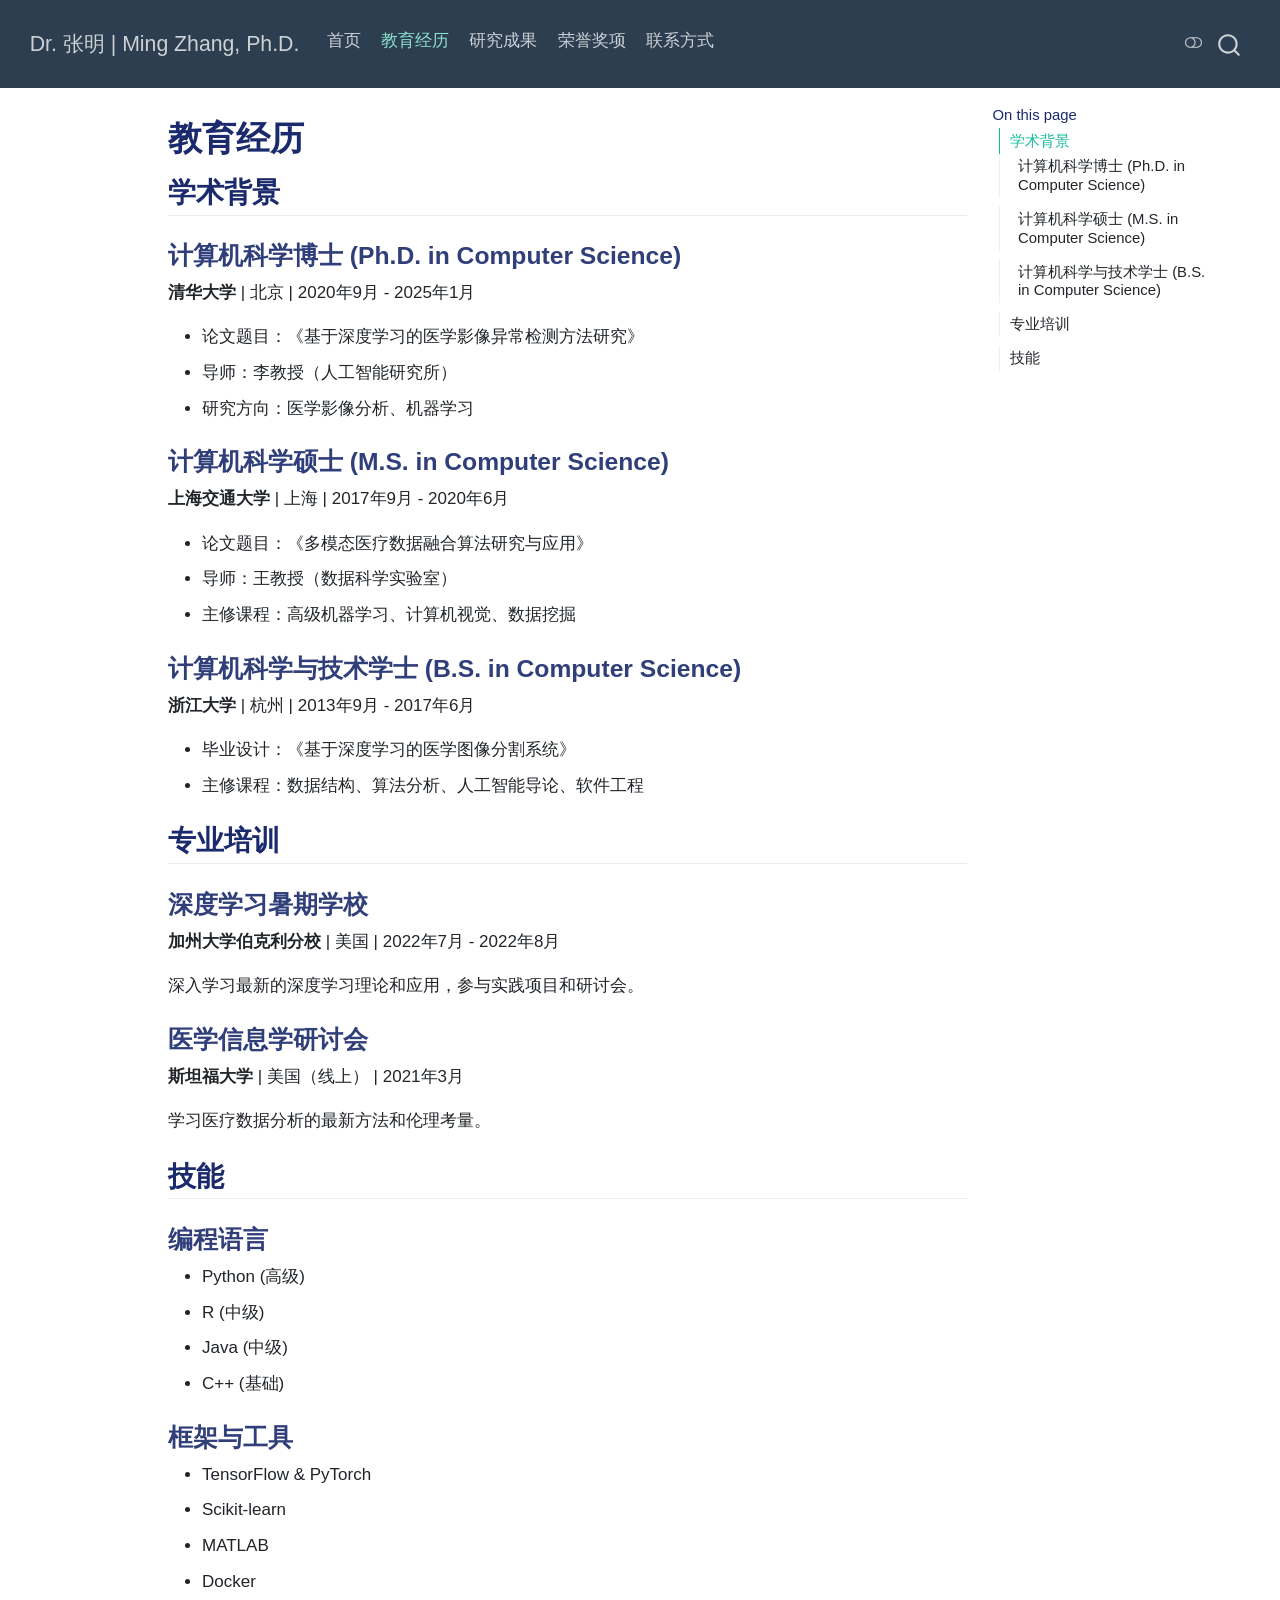
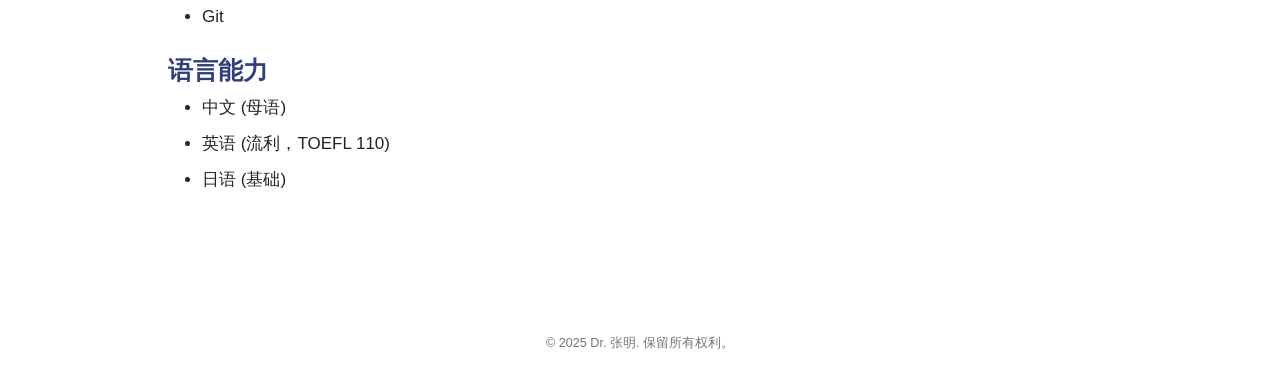
<file: education.html>
<!DOCTYPE html>
<html xmlns="http://www.w3.org/1999/xhtml" lang="en" xml:lang="en"><head>

<meta charset="utf-8">
<meta name="generator" content="quarto-1.5.57">

<meta name="viewport" content="width=device-width, initial-scale=1.0, user-scalable=yes">


<title>教育经历 – Dr.&nbsp;张明 | Ming Zhang, Ph.D.</title>
<style>
code{white-space: pre-wrap;}
span.smallcaps{font-variant: small-caps;}
div.columns{display: flex; gap: min(4vw, 1.5em);}
div.column{flex: auto; overflow-x: auto;}
div.hanging-indent{margin-left: 1.5em; text-indent: -1.5em;}
ul.task-list{list-style: none;}
ul.task-list li input[type="checkbox"] {
  width: 0.8em;
  margin: 0 0.8em 0.2em -1em; /* quarto-specific, see https://github.com/quarto-dev/quarto-cli/issues/4556 */ 
  vertical-align: middle;
}
</style>


<script src="site_libs/quarto-nav/quarto-nav.js"></script>
<script src="site_libs/quarto-nav/headroom.min.js"></script>
<script src="site_libs/clipboard/clipboard.min.js"></script>
<script src="site_libs/quarto-search/autocomplete.umd.js"></script>
<script src="site_libs/quarto-search/fuse.min.js"></script>
<script src="site_libs/quarto-search/quarto-search.js"></script>
<meta name="quarto:offset" content="./">
<script src="site_libs/quarto-html/quarto.js"></script>
<script src="site_libs/quarto-html/popper.min.js"></script>
<script src="site_libs/quarto-html/tippy.umd.min.js"></script>
<script src="site_libs/quarto-html/anchor.min.js"></script>
<link href="site_libs/quarto-html/tippy.css" rel="stylesheet">
<link href="site_libs/quarto-html/quarto-syntax-highlighting.css" rel="stylesheet" class="quarto-color-scheme" id="quarto-text-highlighting-styles">
<link href="site_libs/quarto-html/quarto-syntax-highlighting-dark.css" rel="prefetch" class="quarto-color-scheme quarto-color-alternate" id="quarto-text-highlighting-styles">
<script src="site_libs/bootstrap/bootstrap.min.js"></script>
<link href="site_libs/bootstrap/bootstrap-icons.css" rel="stylesheet">
<link href="site_libs/bootstrap/bootstrap.min.css" rel="stylesheet" class="quarto-color-scheme" id="quarto-bootstrap" data-mode="light">
<link href="site_libs/bootstrap/bootstrap-dark.min.css" rel="prefetch" class="quarto-color-scheme quarto-color-alternate" id="quarto-bootstrap" data-mode="dark">
<script id="quarto-search-options" type="application/json">{
  "location": "navbar",
  "copy-button": false,
  "collapse-after": 3,
  "panel-placement": "end",
  "type": "overlay",
  "limit": 50,
  "keyboard-shortcut": [
    "f",
    "/",
    "s"
  ],
  "show-item-context": false,
  "language": {
    "search-no-results-text": "No results",
    "search-matching-documents-text": "matching documents",
    "search-copy-link-title": "Copy link to search",
    "search-hide-matches-text": "Hide additional matches",
    "search-more-match-text": "more match in this document",
    "search-more-matches-text": "more matches in this document",
    "search-clear-button-title": "Clear",
    "search-text-placeholder": "",
    "search-detached-cancel-button-title": "Cancel",
    "search-submit-button-title": "Submit",
    "search-label": "Search"
  }
}</script>


<link rel="stylesheet" href="styles.css">
</head>

<body class="nav-fixed">

<div id="quarto-search-results"></div>
  <header id="quarto-header" class="headroom fixed-top">
    <nav class="navbar navbar-expand-lg " data-bs-theme="dark">
      <div class="navbar-container container-fluid">
      <div class="navbar-brand-container mx-auto">
    <a class="navbar-brand" href="./index.html">
    <span class="navbar-title">Dr.&nbsp;张明 | Ming Zhang, Ph.D.</span>
    </a>
  </div>
            <div id="quarto-search" class="" title="Search"></div>
          <button class="navbar-toggler" type="button" data-bs-toggle="collapse" data-bs-target="#navbarCollapse" aria-controls="navbarCollapse" role="menu" aria-expanded="false" aria-label="Toggle navigation" onclick="if (window.quartoToggleHeadroom) { window.quartoToggleHeadroom(); }">
  <span class="navbar-toggler-icon"></span>
</button>
          <div class="collapse navbar-collapse" id="navbarCollapse">
            <ul class="navbar-nav navbar-nav-scroll me-auto">
  <li class="nav-item">
    <a class="nav-link" href="./index.html"> 
<span class="menu-text">首页</span></a>
  </li>  
  <li class="nav-item">
    <a class="nav-link active" href="./education.html" aria-current="page"> 
<span class="menu-text">教育经历</span></a>
  </li>  
  <li class="nav-item">
    <a class="nav-link" href="./publications.html"> 
<span class="menu-text">研究成果</span></a>
  </li>  
  <li class="nav-item">
    <a class="nav-link" href="./awards.html"> 
<span class="menu-text">荣誉奖项</span></a>
  </li>  
  <li class="nav-item">
    <a class="nav-link" href="./contact.html"> 
<span class="menu-text">联系方式</span></a>
  </li>  
</ul>
          </div> <!-- /navcollapse -->
            <div class="quarto-navbar-tools">
  <a href="" class="quarto-color-scheme-toggle quarto-navigation-tool  px-1" onclick="window.quartoToggleColorScheme(); return false;" title="Toggle dark mode"><i class="bi"></i></a>
</div>
      </div> <!-- /container-fluid -->
    </nav>
</header>
<!-- content -->
<div id="quarto-content" class="quarto-container page-columns page-rows-contents page-layout-article page-navbar">
<!-- sidebar -->
<!-- margin-sidebar -->
    <div id="quarto-margin-sidebar" class="sidebar margin-sidebar">
        <nav id="TOC" role="doc-toc" class="toc-active">
    <h2 id="toc-title">On this page</h2>
   
  <ul>
  <li><a href="#学术背景" id="toc-学术背景" class="nav-link active" data-scroll-target="#学术背景">学术背景</a>
  <ul class="collapse">
  <li><a href="#计算机科学博士-ph.d.-in-computer-science" id="toc-计算机科学博士-ph.d.-in-computer-science" class="nav-link" data-scroll-target="#计算机科学博士-ph.d.-in-computer-science">计算机科学博士 (Ph.D.&nbsp;in Computer Science)</a></li>
  <li><a href="#计算机科学硕士-m.s.-in-computer-science" id="toc-计算机科学硕士-m.s.-in-computer-science" class="nav-link" data-scroll-target="#计算机科学硕士-m.s.-in-computer-science">计算机科学硕士 (M.S. in Computer Science)</a></li>
  <li><a href="#计算机科学与技术学士-b.s.-in-computer-science" id="toc-计算机科学与技术学士-b.s.-in-computer-science" class="nav-link" data-scroll-target="#计算机科学与技术学士-b.s.-in-computer-science">计算机科学与技术学士 (B.S. in Computer Science)</a></li>
  </ul></li>
  <li><a href="#专业培训" id="toc-专业培训" class="nav-link" data-scroll-target="#专业培训">专业培训</a>
  <ul class="collapse">
  <li><a href="#深度学习暑期学校" id="toc-深度学习暑期学校" class="nav-link" data-scroll-target="#深度学习暑期学校">深度学习暑期学校</a></li>
  <li><a href="#医学信息学研讨会" id="toc-医学信息学研讨会" class="nav-link" data-scroll-target="#医学信息学研讨会">医学信息学研讨会</a></li>
  </ul></li>
  <li><a href="#技能" id="toc-技能" class="nav-link" data-scroll-target="#技能">技能</a>
  <ul class="collapse">
  <li><a href="#编程语言" id="toc-编程语言" class="nav-link" data-scroll-target="#编程语言">编程语言</a></li>
  <li><a href="#框架与工具" id="toc-框架与工具" class="nav-link" data-scroll-target="#框架与工具">框架与工具</a></li>
  <li><a href="#语言能力" id="toc-语言能力" class="nav-link" data-scroll-target="#语言能力">语言能力</a></li>
  </ul></li>
  </ul>
</nav>
    </div>
<!-- main -->
<main class="content" id="quarto-document-content">

<header id="title-block-header" class="quarto-title-block default">
<div class="quarto-title">
<h1 class="title">教育经历</h1>
</div>



<div class="quarto-title-meta">

    
  
    
  </div>
  


</header>


<section id="学术背景" class="level2">
<h2 class="anchored" data-anchor-id="学术背景">学术背景</h2>
<section id="计算机科学博士-ph.d.-in-computer-science" class="level3">
<h3 class="anchored" data-anchor-id="计算机科学博士-ph.d.-in-computer-science">计算机科学博士 (Ph.D.&nbsp;in Computer Science)</h3>
<p><strong>清华大学</strong> | 北京 | 2020年9月 - 2025年1月</p>
<ul>
<li>论文题目：《基于深度学习的医学影像异常检测方法研究》</li>
<li>导师：李教授（人工智能研究所）</li>
<li>研究方向：医学影像分析、机器学习</li>
</ul>
</section>
<section id="计算机科学硕士-m.s.-in-computer-science" class="level3">
<h3 class="anchored" data-anchor-id="计算机科学硕士-m.s.-in-computer-science">计算机科学硕士 (M.S. in Computer Science)</h3>
<p><strong>上海交通大学</strong> | 上海 | 2017年9月 - 2020年6月</p>
<ul>
<li>论文题目：《多模态医疗数据融合算法研究与应用》</li>
<li>导师：王教授（数据科学实验室）</li>
<li>主修课程：高级机器学习、计算机视觉、数据挖掘</li>
</ul>
</section>
<section id="计算机科学与技术学士-b.s.-in-computer-science" class="level3">
<h3 class="anchored" data-anchor-id="计算机科学与技术学士-b.s.-in-computer-science">计算机科学与技术学士 (B.S. in Computer Science)</h3>
<p><strong>浙江大学</strong> | 杭州 | 2013年9月 - 2017年6月</p>
<ul>
<li>毕业设计：《基于深度学习的医学图像分割系统》</li>
<li>主修课程：数据结构、算法分析、人工智能导论、软件工程</li>
</ul>
</section>
</section>
<section id="专业培训" class="level2">
<h2 class="anchored" data-anchor-id="专业培训">专业培训</h2>
<section id="深度学习暑期学校" class="level3">
<h3 class="anchored" data-anchor-id="深度学习暑期学校">深度学习暑期学校</h3>
<p><strong>加州大学伯克利分校</strong> | 美国 | 2022年7月 - 2022年8月</p>
<p>深入学习最新的深度学习理论和应用，参与实践项目和研讨会。</p>
</section>
<section id="医学信息学研讨会" class="level3">
<h3 class="anchored" data-anchor-id="医学信息学研讨会">医学信息学研讨会</h3>
<p><strong>斯坦福大学</strong> | 美国（线上） | 2021年3月</p>
<p>学习医疗数据分析的最新方法和伦理考量。</p>
</section>
</section>
<section id="技能" class="level2">
<h2 class="anchored" data-anchor-id="技能">技能</h2>
<section id="编程语言" class="level3">
<h3 class="anchored" data-anchor-id="编程语言">编程语言</h3>
<ul>
<li>Python (高级)</li>
<li>R (中级)</li>
<li>Java (中级)</li>
<li>C++ (基础)</li>
</ul>
</section>
<section id="框架与工具" class="level3">
<h3 class="anchored" data-anchor-id="框架与工具">框架与工具</h3>
<ul>
<li>TensorFlow &amp; PyTorch</li>
<li>Scikit-learn</li>
<li>MATLAB</li>
<li>Docker</li>
<li>Git</li>
</ul>
</section>
<section id="语言能力" class="level3">
<h3 class="anchored" data-anchor-id="语言能力">语言能力</h3>
<ul>
<li>中文 (母语)</li>
<li>英语 (流利，TOEFL 110)</li>
<li>日语 (基础)</li>
</ul>


</section>
</section>

</main> <!-- /main -->
<script id="quarto-html-after-body" type="application/javascript">
window.document.addEventListener("DOMContentLoaded", function (event) {
  const toggleBodyColorMode = (bsSheetEl) => {
    const mode = bsSheetEl.getAttribute("data-mode");
    const bodyEl = window.document.querySelector("body");
    if (mode === "dark") {
      bodyEl.classList.add("quarto-dark");
      bodyEl.classList.remove("quarto-light");
    } else {
      bodyEl.classList.add("quarto-light");
      bodyEl.classList.remove("quarto-dark");
    }
  }
  const toggleBodyColorPrimary = () => {
    const bsSheetEl = window.document.querySelector("link#quarto-bootstrap");
    if (bsSheetEl) {
      toggleBodyColorMode(bsSheetEl);
    }
  }
  toggleBodyColorPrimary();  
  const disableStylesheet = (stylesheets) => {
    for (let i=0; i < stylesheets.length; i++) {
      const stylesheet = stylesheets[i];
      stylesheet.rel = 'prefetch';
    }
  }
  const enableStylesheet = (stylesheets) => {
    for (let i=0; i < stylesheets.length; i++) {
      const stylesheet = stylesheets[i];
      stylesheet.rel = 'stylesheet';
    }
  }
  const manageTransitions = (selector, allowTransitions) => {
    const els = window.document.querySelectorAll(selector);
    for (let i=0; i < els.length; i++) {
      const el = els[i];
      if (allowTransitions) {
        el.classList.remove('notransition');
      } else {
        el.classList.add('notransition');
      }
    }
  }
  const toggleGiscusIfUsed = (isAlternate, darkModeDefault) => {
    const baseTheme = document.querySelector('#giscus-base-theme')?.value ?? 'light';
    const alternateTheme = document.querySelector('#giscus-alt-theme')?.value ?? 'dark';
    let newTheme = '';
    if(darkModeDefault) {
      newTheme = isAlternate ? baseTheme : alternateTheme;
    } else {
      newTheme = isAlternate ? alternateTheme : baseTheme;
    }
    const changeGiscusTheme = () => {
      // From: https://github.com/giscus/giscus/issues/336
      const sendMessage = (message) => {
        const iframe = document.querySelector('iframe.giscus-frame');
        if (!iframe) return;
        iframe.contentWindow.postMessage({ giscus: message }, 'https://giscus.app');
      }
      sendMessage({
        setConfig: {
          theme: newTheme
        }
      });
    }
    const isGiscussLoaded = window.document.querySelector('iframe.giscus-frame') !== null;
    if (isGiscussLoaded) {
      changeGiscusTheme();
    }
  }
  const toggleColorMode = (alternate) => {
    // Switch the stylesheets
    const alternateStylesheets = window.document.querySelectorAll('link.quarto-color-scheme.quarto-color-alternate');
    manageTransitions('#quarto-margin-sidebar .nav-link', false);
    if (alternate) {
      enableStylesheet(alternateStylesheets);
      for (const sheetNode of alternateStylesheets) {
        if (sheetNode.id === "quarto-bootstrap") {
          toggleBodyColorMode(sheetNode);
        }
      }
    } else {
      disableStylesheet(alternateStylesheets);
      toggleBodyColorPrimary();
    }
    manageTransitions('#quarto-margin-sidebar .nav-link', true);
    // Switch the toggles
    const toggles = window.document.querySelectorAll('.quarto-color-scheme-toggle');
    for (let i=0; i < toggles.length; i++) {
      const toggle = toggles[i];
      if (toggle) {
        if (alternate) {
          toggle.classList.add("alternate");     
        } else {
          toggle.classList.remove("alternate");
        }
      }
    }
    // Hack to workaround the fact that safari doesn't
    // properly recolor the scrollbar when toggling (#1455)
    if (navigator.userAgent.indexOf('Safari') > 0 && navigator.userAgent.indexOf('Chrome') == -1) {
      manageTransitions("body", false);
      window.scrollTo(0, 1);
      setTimeout(() => {
        window.scrollTo(0, 0);
        manageTransitions("body", true);
      }, 40);  
    }
  }
  const isFileUrl = () => { 
    return window.location.protocol === 'file:';
  }
  const hasAlternateSentinel = () => {  
    let styleSentinel = getColorSchemeSentinel();
    if (styleSentinel !== null) {
      return styleSentinel === "alternate";
    } else {
      return false;
    }
  }
  const setStyleSentinel = (alternate) => {
    const value = alternate ? "alternate" : "default";
    if (!isFileUrl()) {
      window.localStorage.setItem("quarto-color-scheme", value);
    } else {
      localAlternateSentinel = value;
    }
  }
  const getColorSchemeSentinel = () => {
    if (!isFileUrl()) {
      const storageValue = window.localStorage.getItem("quarto-color-scheme");
      return storageValue != null ? storageValue : localAlternateSentinel;
    } else {
      return localAlternateSentinel;
    }
  }
  const darkModeDefault = false;
  let localAlternateSentinel = darkModeDefault ? 'alternate' : 'default';
  // Dark / light mode switch
  window.quartoToggleColorScheme = () => {
    // Read the current dark / light value 
    let toAlternate = !hasAlternateSentinel();
    toggleColorMode(toAlternate);
    setStyleSentinel(toAlternate);
    toggleGiscusIfUsed(toAlternate, darkModeDefault);
  };
  // Ensure there is a toggle, if there isn't float one in the top right
  if (window.document.querySelector('.quarto-color-scheme-toggle') === null) {
    const a = window.document.createElement('a');
    a.classList.add('top-right');
    a.classList.add('quarto-color-scheme-toggle');
    a.href = "";
    a.onclick = function() { try { window.quartoToggleColorScheme(); } catch {} return false; };
    const i = window.document.createElement("i");
    i.classList.add('bi');
    a.appendChild(i);
    window.document.body.appendChild(a);
  }
  // Switch to dark mode if need be
  if (hasAlternateSentinel()) {
    toggleColorMode(true);
  } else {
    toggleColorMode(false);
  }
  const icon = "";
  const anchorJS = new window.AnchorJS();
  anchorJS.options = {
    placement: 'right',
    icon: icon
  };
  anchorJS.add('.anchored');
  const isCodeAnnotation = (el) => {
    for (const clz of el.classList) {
      if (clz.startsWith('code-annotation-')) {                     
        return true;
      }
    }
    return false;
  }
  const onCopySuccess = function(e) {
    // button target
    const button = e.trigger;
    // don't keep focus
    button.blur();
    // flash "checked"
    button.classList.add('code-copy-button-checked');
    var currentTitle = button.getAttribute("title");
    button.setAttribute("title", "Copied!");
    let tooltip;
    if (window.bootstrap) {
      button.setAttribute("data-bs-toggle", "tooltip");
      button.setAttribute("data-bs-placement", "left");
      button.setAttribute("data-bs-title", "Copied!");
      tooltip = new bootstrap.Tooltip(button, 
        { trigger: "manual", 
          customClass: "code-copy-button-tooltip",
          offset: [0, -8]});
      tooltip.show();    
    }
    setTimeout(function() {
      if (tooltip) {
        tooltip.hide();
        button.removeAttribute("data-bs-title");
        button.removeAttribute("data-bs-toggle");
        button.removeAttribute("data-bs-placement");
      }
      button.setAttribute("title", currentTitle);
      button.classList.remove('code-copy-button-checked');
    }, 1000);
    // clear code selection
    e.clearSelection();
  }
  const getTextToCopy = function(trigger) {
      const codeEl = trigger.previousElementSibling.cloneNode(true);
      for (const childEl of codeEl.children) {
        if (isCodeAnnotation(childEl)) {
          childEl.remove();
        }
      }
      return codeEl.innerText;
  }
  const clipboard = new window.ClipboardJS('.code-copy-button:not([data-in-quarto-modal])', {
    text: getTextToCopy
  });
  clipboard.on('success', onCopySuccess);
  if (window.document.getElementById('quarto-embedded-source-code-modal')) {
    // For code content inside modals, clipBoardJS needs to be initialized with a container option
    // TODO: Check when it could be a function (https://github.com/zenorocha/clipboard.js/issues/860)
    const clipboardModal = new window.ClipboardJS('.code-copy-button[data-in-quarto-modal]', {
      text: getTextToCopy,
      container: window.document.getElementById('quarto-embedded-source-code-modal')
    });
    clipboardModal.on('success', onCopySuccess);
  }
    var localhostRegex = new RegExp(/^(?:http|https):\/\/localhost\:?[0-9]*\//);
    var mailtoRegex = new RegExp(/^mailto:/);
      var filterRegex = new RegExp('/' + window.location.host + '/');
    var isInternal = (href) => {
        return filterRegex.test(href) || localhostRegex.test(href) || mailtoRegex.test(href);
    }
    // Inspect non-navigation links and adorn them if external
 	var links = window.document.querySelectorAll('a[href]:not(.nav-link):not(.navbar-brand):not(.toc-action):not(.sidebar-link):not(.sidebar-item-toggle):not(.pagination-link):not(.no-external):not([aria-hidden]):not(.dropdown-item):not(.quarto-navigation-tool):not(.about-link)');
    for (var i=0; i<links.length; i++) {
      const link = links[i];
      if (!isInternal(link.href)) {
        // undo the damage that might have been done by quarto-nav.js in the case of
        // links that we want to consider external
        if (link.dataset.originalHref !== undefined) {
          link.href = link.dataset.originalHref;
        }
          // target, if specified
          link.setAttribute("target", "_blank");
          if (link.getAttribute("rel") === null) {
            link.setAttribute("rel", "noopener");
          }
      }
    }
  function tippyHover(el, contentFn, onTriggerFn, onUntriggerFn) {
    const config = {
      allowHTML: true,
      maxWidth: 500,
      delay: 100,
      arrow: false,
      appendTo: function(el) {
          return el.parentElement;
      },
      interactive: true,
      interactiveBorder: 10,
      theme: 'quarto',
      placement: 'bottom-start',
    };
    if (contentFn) {
      config.content = contentFn;
    }
    if (onTriggerFn) {
      config.onTrigger = onTriggerFn;
    }
    if (onUntriggerFn) {
      config.onUntrigger = onUntriggerFn;
    }
    window.tippy(el, config); 
  }
  const noterefs = window.document.querySelectorAll('a[role="doc-noteref"]');
  for (var i=0; i<noterefs.length; i++) {
    const ref = noterefs[i];
    tippyHover(ref, function() {
      // use id or data attribute instead here
      let href = ref.getAttribute('data-footnote-href') || ref.getAttribute('href');
      try { href = new URL(href).hash; } catch {}
      const id = href.replace(/^#\/?/, "");
      const note = window.document.getElementById(id);
      if (note) {
        return note.innerHTML;
      } else {
        return "";
      }
    });
  }
  const xrefs = window.document.querySelectorAll('a.quarto-xref');
  const processXRef = (id, note) => {
    // Strip column container classes
    const stripColumnClz = (el) => {
      el.classList.remove("page-full", "page-columns");
      if (el.children) {
        for (const child of el.children) {
          stripColumnClz(child);
        }
      }
    }
    stripColumnClz(note)
    if (id === null || id.startsWith('sec-')) {
      // Special case sections, only their first couple elements
      const container = document.createElement("div");
      if (note.children && note.children.length > 2) {
        container.appendChild(note.children[0].cloneNode(true));
        for (let i = 1; i < note.children.length; i++) {
          const child = note.children[i];
          if (child.tagName === "P" && child.innerText === "") {
            continue;
          } else {
            container.appendChild(child.cloneNode(true));
            break;
          }
        }
        if (window.Quarto?.typesetMath) {
          window.Quarto.typesetMath(container);
        }
        return container.innerHTML
      } else {
        if (window.Quarto?.typesetMath) {
          window.Quarto.typesetMath(note);
        }
        return note.innerHTML;
      }
    } else {
      // Remove any anchor links if they are present
      const anchorLink = note.querySelector('a.anchorjs-link');
      if (anchorLink) {
        anchorLink.remove();
      }
      if (window.Quarto?.typesetMath) {
        window.Quarto.typesetMath(note);
      }
      // TODO in 1.5, we should make sure this works without a callout special case
      if (note.classList.contains("callout")) {
        return note.outerHTML;
      } else {
        return note.innerHTML;
      }
    }
  }
  for (var i=0; i<xrefs.length; i++) {
    const xref = xrefs[i];
    tippyHover(xref, undefined, function(instance) {
      instance.disable();
      let url = xref.getAttribute('href');
      let hash = undefined; 
      if (url.startsWith('#')) {
        hash = url;
      } else {
        try { hash = new URL(url).hash; } catch {}
      }
      if (hash) {
        const id = hash.replace(/^#\/?/, "");
        const note = window.document.getElementById(id);
        if (note !== null) {
          try {
            const html = processXRef(id, note.cloneNode(true));
            instance.setContent(html);
          } finally {
            instance.enable();
            instance.show();
          }
        } else {
          // See if we can fetch this
          fetch(url.split('#')[0])
          .then(res => res.text())
          .then(html => {
            const parser = new DOMParser();
            const htmlDoc = parser.parseFromString(html, "text/html");
            const note = htmlDoc.getElementById(id);
            if (note !== null) {
              const html = processXRef(id, note);
              instance.setContent(html);
            } 
          }).finally(() => {
            instance.enable();
            instance.show();
          });
        }
      } else {
        // See if we can fetch a full url (with no hash to target)
        // This is a special case and we should probably do some content thinning / targeting
        fetch(url)
        .then(res => res.text())
        .then(html => {
          const parser = new DOMParser();
          const htmlDoc = parser.parseFromString(html, "text/html");
          const note = htmlDoc.querySelector('main.content');
          if (note !== null) {
            // This should only happen for chapter cross references
            // (since there is no id in the URL)
            // remove the first header
            if (note.children.length > 0 && note.children[0].tagName === "HEADER") {
              note.children[0].remove();
            }
            const html = processXRef(null, note);
            instance.setContent(html);
          } 
        }).finally(() => {
          instance.enable();
          instance.show();
        });
      }
    }, function(instance) {
    });
  }
      let selectedAnnoteEl;
      const selectorForAnnotation = ( cell, annotation) => {
        let cellAttr = 'data-code-cell="' + cell + '"';
        let lineAttr = 'data-code-annotation="' +  annotation + '"';
        const selector = 'span[' + cellAttr + '][' + lineAttr + ']';
        return selector;
      }
      const selectCodeLines = (annoteEl) => {
        const doc = window.document;
        const targetCell = annoteEl.getAttribute("data-target-cell");
        const targetAnnotation = annoteEl.getAttribute("data-target-annotation");
        const annoteSpan = window.document.querySelector(selectorForAnnotation(targetCell, targetAnnotation));
        const lines = annoteSpan.getAttribute("data-code-lines").split(",");
        const lineIds = lines.map((line) => {
          return targetCell + "-" + line;
        })
        let top = null;
        let height = null;
        let parent = null;
        if (lineIds.length > 0) {
            //compute the position of the single el (top and bottom and make a div)
            const el = window.document.getElementById(lineIds[0]);
            top = el.offsetTop;
            height = el.offsetHeight;
            parent = el.parentElement.parentElement;
          if (lineIds.length > 1) {
            const lastEl = window.document.getElementById(lineIds[lineIds.length - 1]);
            const bottom = lastEl.offsetTop + lastEl.offsetHeight;
            height = bottom - top;
          }
          if (top !== null && height !== null && parent !== null) {
            // cook up a div (if necessary) and position it 
            let div = window.document.getElementById("code-annotation-line-highlight");
            if (div === null) {
              div = window.document.createElement("div");
              div.setAttribute("id", "code-annotation-line-highlight");
              div.style.position = 'absolute';
              parent.appendChild(div);
            }
            div.style.top = top - 2 + "px";
            div.style.height = height + 4 + "px";
            div.style.left = 0;
            let gutterDiv = window.document.getElementById("code-annotation-line-highlight-gutter");
            if (gutterDiv === null) {
              gutterDiv = window.document.createElement("div");
              gutterDiv.setAttribute("id", "code-annotation-line-highlight-gutter");
              gutterDiv.style.position = 'absolute';
              const codeCell = window.document.getElementById(targetCell);
              const gutter = codeCell.querySelector('.code-annotation-gutter');
              gutter.appendChild(gutterDiv);
            }
            gutterDiv.style.top = top - 2 + "px";
            gutterDiv.style.height = height + 4 + "px";
          }
          selectedAnnoteEl = annoteEl;
        }
      };
      const unselectCodeLines = () => {
        const elementsIds = ["code-annotation-line-highlight", "code-annotation-line-highlight-gutter"];
        elementsIds.forEach((elId) => {
          const div = window.document.getElementById(elId);
          if (div) {
            div.remove();
          }
        });
        selectedAnnoteEl = undefined;
      };
        // Handle positioning of the toggle
    window.addEventListener(
      "resize",
      throttle(() => {
        elRect = undefined;
        if (selectedAnnoteEl) {
          selectCodeLines(selectedAnnoteEl);
        }
      }, 10)
    );
    function throttle(fn, ms) {
    let throttle = false;
    let timer;
      return (...args) => {
        if(!throttle) { // first call gets through
            fn.apply(this, args);
            throttle = true;
        } else { // all the others get throttled
            if(timer) clearTimeout(timer); // cancel #2
            timer = setTimeout(() => {
              fn.apply(this, args);
              timer = throttle = false;
            }, ms);
        }
      };
    }
      // Attach click handler to the DT
      const annoteDls = window.document.querySelectorAll('dt[data-target-cell]');
      for (const annoteDlNode of annoteDls) {
        annoteDlNode.addEventListener('click', (event) => {
          const clickedEl = event.target;
          if (clickedEl !== selectedAnnoteEl) {
            unselectCodeLines();
            const activeEl = window.document.querySelector('dt[data-target-cell].code-annotation-active');
            if (activeEl) {
              activeEl.classList.remove('code-annotation-active');
            }
            selectCodeLines(clickedEl);
            clickedEl.classList.add('code-annotation-active');
          } else {
            // Unselect the line
            unselectCodeLines();
            clickedEl.classList.remove('code-annotation-active');
          }
        });
      }
  const findCites = (el) => {
    const parentEl = el.parentElement;
    if (parentEl) {
      const cites = parentEl.dataset.cites;
      if (cites) {
        return {
          el,
          cites: cites.split(' ')
        };
      } else {
        return findCites(el.parentElement)
      }
    } else {
      return undefined;
    }
  };
  var bibliorefs = window.document.querySelectorAll('a[role="doc-biblioref"]');
  for (var i=0; i<bibliorefs.length; i++) {
    const ref = bibliorefs[i];
    const citeInfo = findCites(ref);
    if (citeInfo) {
      tippyHover(citeInfo.el, function() {
        var popup = window.document.createElement('div');
        citeInfo.cites.forEach(function(cite) {
          var citeDiv = window.document.createElement('div');
          citeDiv.classList.add('hanging-indent');
          citeDiv.classList.add('csl-entry');
          var biblioDiv = window.document.getElementById('ref-' + cite);
          if (biblioDiv) {
            citeDiv.innerHTML = biblioDiv.innerHTML;
          }
          popup.appendChild(citeDiv);
        });
        return popup.innerHTML;
      });
    }
  }
});
</script>
</div> <!-- /content -->
<footer class="footer">
  <div class="nav-footer">
    <div class="nav-footer-left">
      &nbsp;
    </div>   
    <div class="nav-footer-center">
      <ul class="footer-items list-unstyled">
    <li class="nav-item">
 © 2025 Dr. 张明. 保留所有权利。
  </li>  
</ul>
    </div>
    <div class="nav-footer-right">
      &nbsp;
    </div>
  </div>
</footer>




</body></html>
</file>
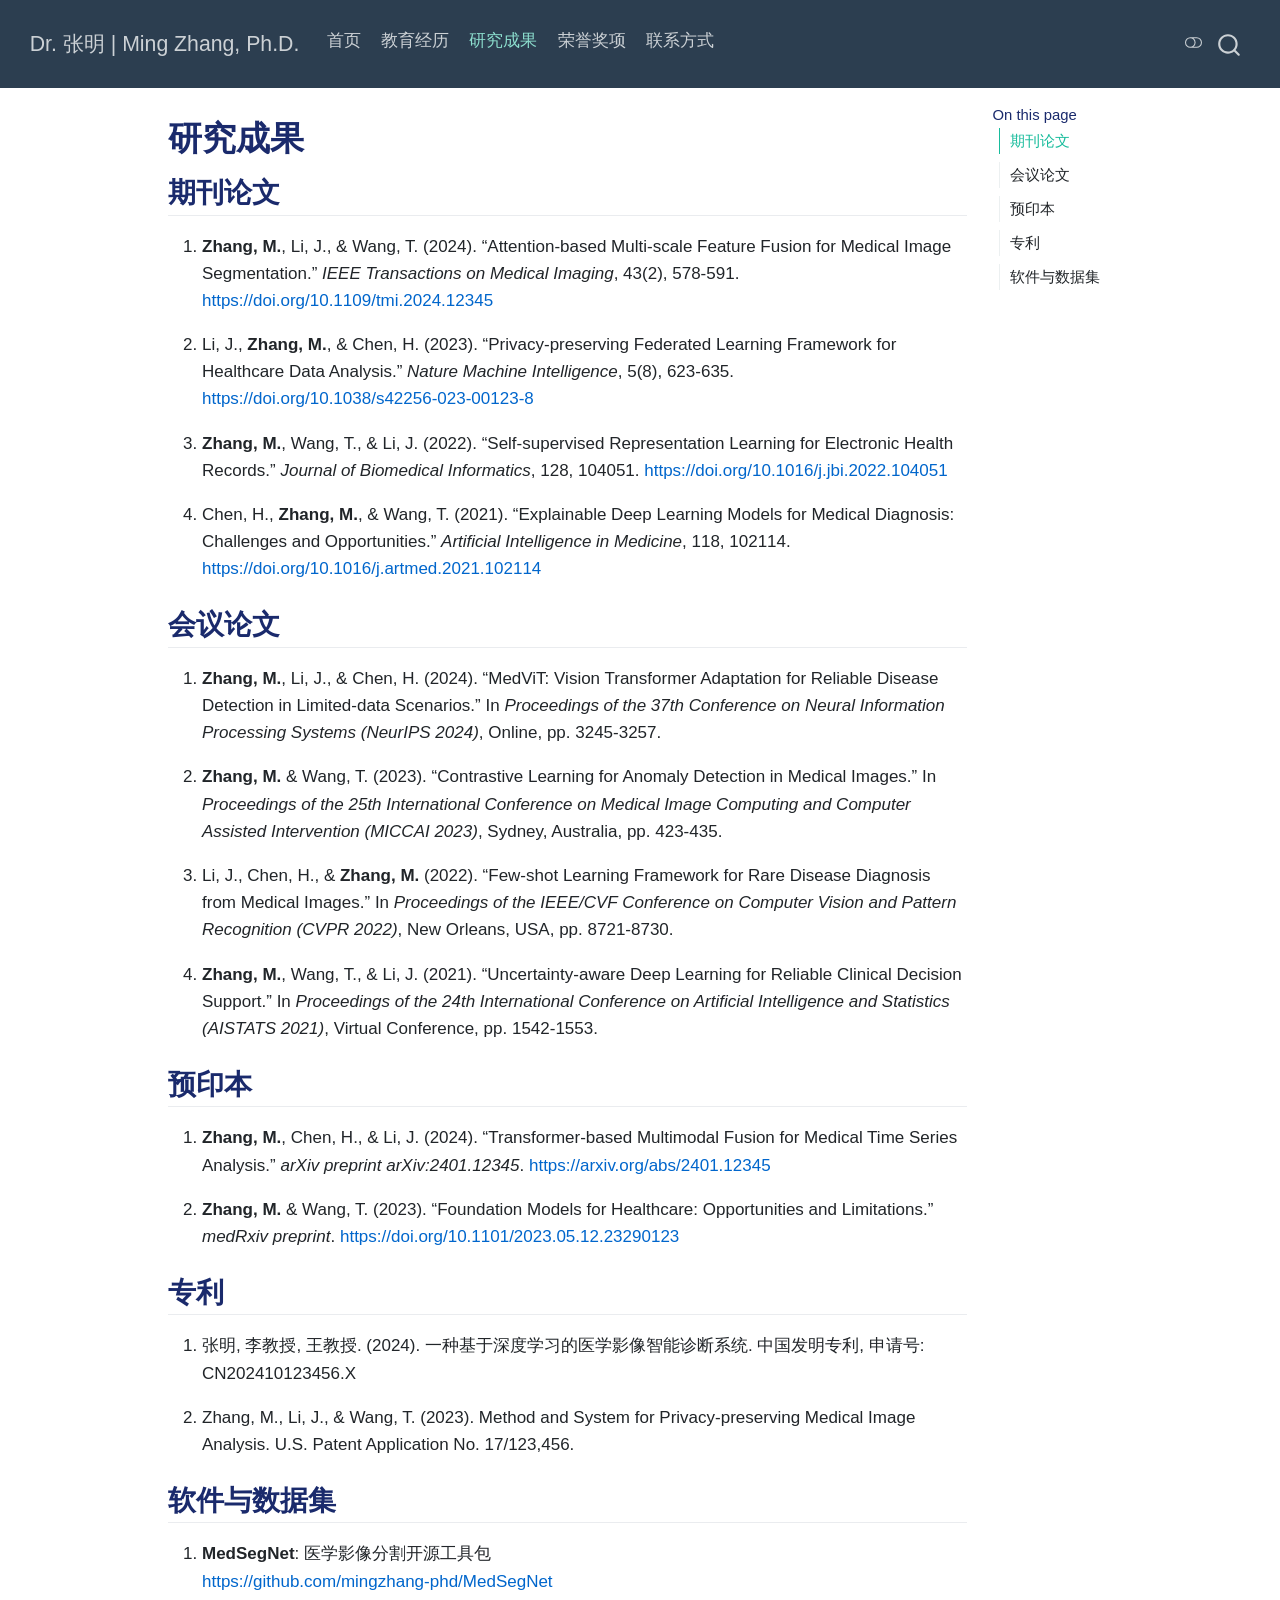
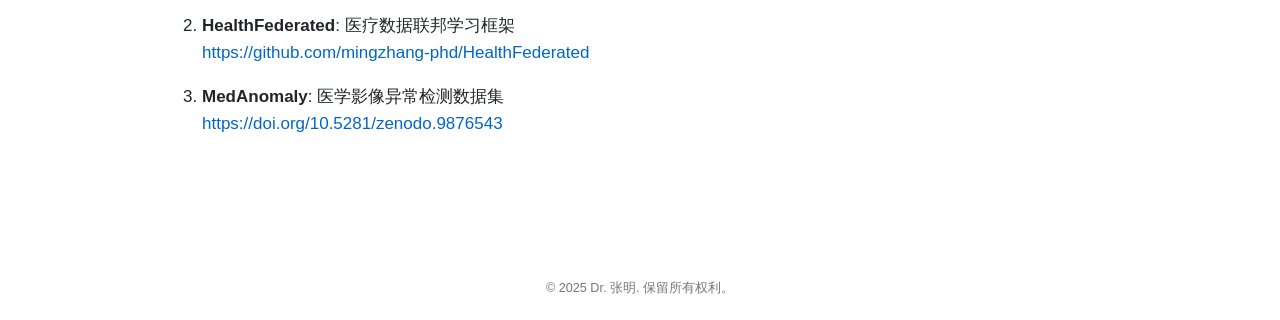
<file: publications.html>
<!DOCTYPE html>
<html xmlns="http://www.w3.org/1999/xhtml" lang="en" xml:lang="en"><head>

<meta charset="utf-8">
<meta name="generator" content="quarto-1.5.57">

<meta name="viewport" content="width=device-width, initial-scale=1.0, user-scalable=yes">


<title>研究成果 – Dr.&nbsp;张明 | Ming Zhang, Ph.D.</title>
<style>
code{white-space: pre-wrap;}
span.smallcaps{font-variant: small-caps;}
div.columns{display: flex; gap: min(4vw, 1.5em);}
div.column{flex: auto; overflow-x: auto;}
div.hanging-indent{margin-left: 1.5em; text-indent: -1.5em;}
ul.task-list{list-style: none;}
ul.task-list li input[type="checkbox"] {
  width: 0.8em;
  margin: 0 0.8em 0.2em -1em; /* quarto-specific, see https://github.com/quarto-dev/quarto-cli/issues/4556 */ 
  vertical-align: middle;
}
</style>


<script src="site_libs/quarto-nav/quarto-nav.js"></script>
<script src="site_libs/quarto-nav/headroom.min.js"></script>
<script src="site_libs/clipboard/clipboard.min.js"></script>
<script src="site_libs/quarto-search/autocomplete.umd.js"></script>
<script src="site_libs/quarto-search/fuse.min.js"></script>
<script src="site_libs/quarto-search/quarto-search.js"></script>
<meta name="quarto:offset" content="./">
<script src="site_libs/quarto-html/quarto.js"></script>
<script src="site_libs/quarto-html/popper.min.js"></script>
<script src="site_libs/quarto-html/tippy.umd.min.js"></script>
<script src="site_libs/quarto-html/anchor.min.js"></script>
<link href="site_libs/quarto-html/tippy.css" rel="stylesheet">
<link href="site_libs/quarto-html/quarto-syntax-highlighting.css" rel="stylesheet" class="quarto-color-scheme" id="quarto-text-highlighting-styles">
<link href="site_libs/quarto-html/quarto-syntax-highlighting-dark.css" rel="prefetch" class="quarto-color-scheme quarto-color-alternate" id="quarto-text-highlighting-styles">
<script src="site_libs/bootstrap/bootstrap.min.js"></script>
<link href="site_libs/bootstrap/bootstrap-icons.css" rel="stylesheet">
<link href="site_libs/bootstrap/bootstrap.min.css" rel="stylesheet" class="quarto-color-scheme" id="quarto-bootstrap" data-mode="light">
<link href="site_libs/bootstrap/bootstrap-dark.min.css" rel="prefetch" class="quarto-color-scheme quarto-color-alternate" id="quarto-bootstrap" data-mode="dark">
<script id="quarto-search-options" type="application/json">{
  "location": "navbar",
  "copy-button": false,
  "collapse-after": 3,
  "panel-placement": "end",
  "type": "overlay",
  "limit": 50,
  "keyboard-shortcut": [
    "f",
    "/",
    "s"
  ],
  "show-item-context": false,
  "language": {
    "search-no-results-text": "No results",
    "search-matching-documents-text": "matching documents",
    "search-copy-link-title": "Copy link to search",
    "search-hide-matches-text": "Hide additional matches",
    "search-more-match-text": "more match in this document",
    "search-more-matches-text": "more matches in this document",
    "search-clear-button-title": "Clear",
    "search-text-placeholder": "",
    "search-detached-cancel-button-title": "Cancel",
    "search-submit-button-title": "Submit",
    "search-label": "Search"
  }
}</script>


<link rel="stylesheet" href="styles.css">
</head>

<body class="nav-fixed">

<div id="quarto-search-results"></div>
  <header id="quarto-header" class="headroom fixed-top">
    <nav class="navbar navbar-expand-lg " data-bs-theme="dark">
      <div class="navbar-container container-fluid">
      <div class="navbar-brand-container mx-auto">
    <a class="navbar-brand" href="./index.html">
    <span class="navbar-title">Dr.&nbsp;张明 | Ming Zhang, Ph.D.</span>
    </a>
  </div>
            <div id="quarto-search" class="" title="Search"></div>
          <button class="navbar-toggler" type="button" data-bs-toggle="collapse" data-bs-target="#navbarCollapse" aria-controls="navbarCollapse" role="menu" aria-expanded="false" aria-label="Toggle navigation" onclick="if (window.quartoToggleHeadroom) { window.quartoToggleHeadroom(); }">
  <span class="navbar-toggler-icon"></span>
</button>
          <div class="collapse navbar-collapse" id="navbarCollapse">
            <ul class="navbar-nav navbar-nav-scroll me-auto">
  <li class="nav-item">
    <a class="nav-link" href="./index.html"> 
<span class="menu-text">首页</span></a>
  </li>  
  <li class="nav-item">
    <a class="nav-link" href="./education.html"> 
<span class="menu-text">教育经历</span></a>
  </li>  
  <li class="nav-item">
    <a class="nav-link active" href="./publications.html" aria-current="page"> 
<span class="menu-text">研究成果</span></a>
  </li>  
  <li class="nav-item">
    <a class="nav-link" href="./awards.html"> 
<span class="menu-text">荣誉奖项</span></a>
  </li>  
  <li class="nav-item">
    <a class="nav-link" href="./contact.html"> 
<span class="menu-text">联系方式</span></a>
  </li>  
</ul>
          </div> <!-- /navcollapse -->
            <div class="quarto-navbar-tools">
  <a href="" class="quarto-color-scheme-toggle quarto-navigation-tool  px-1" onclick="window.quartoToggleColorScheme(); return false;" title="Toggle dark mode"><i class="bi"></i></a>
</div>
      </div> <!-- /container-fluid -->
    </nav>
</header>
<!-- content -->
<div id="quarto-content" class="quarto-container page-columns page-rows-contents page-layout-article page-navbar">
<!-- sidebar -->
<!-- margin-sidebar -->
    <div id="quarto-margin-sidebar" class="sidebar margin-sidebar">
        <nav id="TOC" role="doc-toc" class="toc-active">
    <h2 id="toc-title">On this page</h2>
   
  <ul>
  <li><a href="#期刊论文" id="toc-期刊论文" class="nav-link active" data-scroll-target="#期刊论文">期刊论文</a></li>
  <li><a href="#会议论文" id="toc-会议论文" class="nav-link" data-scroll-target="#会议论文">会议论文</a></li>
  <li><a href="#预印本" id="toc-预印本" class="nav-link" data-scroll-target="#预印本">预印本</a></li>
  <li><a href="#专利" id="toc-专利" class="nav-link" data-scroll-target="#专利">专利</a></li>
  <li><a href="#软件与数据集" id="toc-软件与数据集" class="nav-link" data-scroll-target="#软件与数据集">软件与数据集</a></li>
  </ul>
</nav>
    </div>
<!-- main -->
<main class="content" id="quarto-document-content">

<header id="title-block-header" class="quarto-title-block default">
<div class="quarto-title">
<h1 class="title">研究成果</h1>
</div>



<div class="quarto-title-meta">

    
  
    
  </div>
  


</header>


<section id="期刊论文" class="level2">
<h2 class="anchored" data-anchor-id="期刊论文">期刊论文</h2>
<ol type="1">
<li><p><strong>Zhang, M.</strong>, Li, J., &amp; Wang, T. (2024). “Attention-based Multi-scale Feature Fusion for Medical Image Segmentation.” <em>IEEE Transactions on Medical Imaging</em>, 43(2), 578-591. <a href="https://doi.org/10.1109/tmi.2024.12345">https://doi.org/10.1109/tmi.2024.12345</a></p></li>
<li><p>Li, J., <strong>Zhang, M.</strong>, &amp; Chen, H. (2023). “Privacy-preserving Federated Learning Framework for Healthcare Data Analysis.” <em>Nature Machine Intelligence</em>, 5(8), 623-635. <a href="https://doi.org/10.1038/s42256-023-00123-8">https://doi.org/10.1038/s42256-023-00123-8</a></p></li>
<li><p><strong>Zhang, M.</strong>, Wang, T., &amp; Li, J. (2022). “Self-supervised Representation Learning for Electronic Health Records.” <em>Journal of Biomedical Informatics</em>, 128, 104051. <a href="https://doi.org/10.1016/j.jbi.2022.104051">https://doi.org/10.1016/j.jbi.2022.104051</a></p></li>
<li><p>Chen, H., <strong>Zhang, M.</strong>, &amp; Wang, T. (2021). “Explainable Deep Learning Models for Medical Diagnosis: Challenges and Opportunities.” <em>Artificial Intelligence in Medicine</em>, 118, 102114. <a href="https://doi.org/10.1016/j.artmed.2021.102114">https://doi.org/10.1016/j.artmed.2021.102114</a></p></li>
</ol>
</section>
<section id="会议论文" class="level2">
<h2 class="anchored" data-anchor-id="会议论文">会议论文</h2>
<ol type="1">
<li><p><strong>Zhang, M.</strong>, Li, J., &amp; Chen, H. (2024). “MedViT: Vision Transformer Adaptation for Reliable Disease Detection in Limited-data Scenarios.” In <em>Proceedings of the 37th Conference on Neural Information Processing Systems (NeurIPS 2024)</em>, Online, pp.&nbsp;3245-3257.</p></li>
<li><p><strong>Zhang, M.</strong> &amp; Wang, T. (2023). “Contrastive Learning for Anomaly Detection in Medical Images.” In <em>Proceedings of the 25th International Conference on Medical Image Computing and Computer Assisted Intervention (MICCAI 2023)</em>, Sydney, Australia, pp.&nbsp;423-435.</p></li>
<li><p>Li, J., Chen, H., &amp; <strong>Zhang, M.</strong> (2022). “Few-shot Learning Framework for Rare Disease Diagnosis from Medical Images.” In <em>Proceedings of the IEEE/CVF Conference on Computer Vision and Pattern Recognition (CVPR 2022)</em>, New Orleans, USA, pp.&nbsp;8721-8730.</p></li>
<li><p><strong>Zhang, M.</strong>, Wang, T., &amp; Li, J. (2021). “Uncertainty-aware Deep Learning for Reliable Clinical Decision Support.” In <em>Proceedings of the 24th International Conference on Artificial Intelligence and Statistics (AISTATS 2021)</em>, Virtual Conference, pp.&nbsp;1542-1553.</p></li>
</ol>
</section>
<section id="预印本" class="level2">
<h2 class="anchored" data-anchor-id="预印本">预印本</h2>
<ol type="1">
<li><p><strong>Zhang, M.</strong>, Chen, H., &amp; Li, J. (2024). “Transformer-based Multimodal Fusion for Medical Time Series Analysis.” <em>arXiv preprint arXiv:2401.12345</em>. <a href="https://arxiv.org/abs/2401.12345">https://arxiv.org/abs/2401.12345</a></p></li>
<li><p><strong>Zhang, M.</strong> &amp; Wang, T. (2023). “Foundation Models for Healthcare: Opportunities and Limitations.” <em>medRxiv preprint</em>. <a href="https://doi.org/10.1101/2023.05.12.23290123">https://doi.org/10.1101/2023.05.12.23290123</a></p></li>
</ol>
</section>
<section id="专利" class="level2">
<h2 class="anchored" data-anchor-id="专利">专利</h2>
<ol type="1">
<li><p>张明, 李教授, 王教授. (2024). 一种基于深度学习的医学影像智能诊断系统. 中国发明专利, 申请号: CN202410123456.X</p></li>
<li><p>Zhang, M., Li, J., &amp; Wang, T. (2023). Method and System for Privacy-preserving Medical Image Analysis. U.S. Patent Application No.&nbsp;17/123,456.</p></li>
</ol>
</section>
<section id="软件与数据集" class="level2">
<h2 class="anchored" data-anchor-id="软件与数据集">软件与数据集</h2>
<ol type="1">
<li><p><strong>MedSegNet</strong>: 医学影像分割开源工具包<br>
<a href="https://github.com/mingzhang-phd/MedSegNet">https://github.com/mingzhang-phd/MedSegNet</a></p></li>
<li><p><strong>HealthFederated</strong>: 医疗数据联邦学习框架<br>
<a href="https://github.com/mingzhang-phd/HealthFederated">https://github.com/mingzhang-phd/HealthFederated</a></p></li>
<li><p><strong>MedAnomaly</strong>: 医学影像异常检测数据集<br>
<a href="https://doi.org/10.5281/zenodo.9876543">https://doi.org/10.5281/zenodo.9876543</a></p></li>
</ol>


</section>

</main> <!-- /main -->
<script id="quarto-html-after-body" type="application/javascript">
window.document.addEventListener("DOMContentLoaded", function (event) {
  const toggleBodyColorMode = (bsSheetEl) => {
    const mode = bsSheetEl.getAttribute("data-mode");
    const bodyEl = window.document.querySelector("body");
    if (mode === "dark") {
      bodyEl.classList.add("quarto-dark");
      bodyEl.classList.remove("quarto-light");
    } else {
      bodyEl.classList.add("quarto-light");
      bodyEl.classList.remove("quarto-dark");
    }
  }
  const toggleBodyColorPrimary = () => {
    const bsSheetEl = window.document.querySelector("link#quarto-bootstrap");
    if (bsSheetEl) {
      toggleBodyColorMode(bsSheetEl);
    }
  }
  toggleBodyColorPrimary();  
  const disableStylesheet = (stylesheets) => {
    for (let i=0; i < stylesheets.length; i++) {
      const stylesheet = stylesheets[i];
      stylesheet.rel = 'prefetch';
    }
  }
  const enableStylesheet = (stylesheets) => {
    for (let i=0; i < stylesheets.length; i++) {
      const stylesheet = stylesheets[i];
      stylesheet.rel = 'stylesheet';
    }
  }
  const manageTransitions = (selector, allowTransitions) => {
    const els = window.document.querySelectorAll(selector);
    for (let i=0; i < els.length; i++) {
      const el = els[i];
      if (allowTransitions) {
        el.classList.remove('notransition');
      } else {
        el.classList.add('notransition');
      }
    }
  }
  const toggleGiscusIfUsed = (isAlternate, darkModeDefault) => {
    const baseTheme = document.querySelector('#giscus-base-theme')?.value ?? 'light';
    const alternateTheme = document.querySelector('#giscus-alt-theme')?.value ?? 'dark';
    let newTheme = '';
    if(darkModeDefault) {
      newTheme = isAlternate ? baseTheme : alternateTheme;
    } else {
      newTheme = isAlternate ? alternateTheme : baseTheme;
    }
    const changeGiscusTheme = () => {
      // From: https://github.com/giscus/giscus/issues/336
      const sendMessage = (message) => {
        const iframe = document.querySelector('iframe.giscus-frame');
        if (!iframe) return;
        iframe.contentWindow.postMessage({ giscus: message }, 'https://giscus.app');
      }
      sendMessage({
        setConfig: {
          theme: newTheme
        }
      });
    }
    const isGiscussLoaded = window.document.querySelector('iframe.giscus-frame') !== null;
    if (isGiscussLoaded) {
      changeGiscusTheme();
    }
  }
  const toggleColorMode = (alternate) => {
    // Switch the stylesheets
    const alternateStylesheets = window.document.querySelectorAll('link.quarto-color-scheme.quarto-color-alternate');
    manageTransitions('#quarto-margin-sidebar .nav-link', false);
    if (alternate) {
      enableStylesheet(alternateStylesheets);
      for (const sheetNode of alternateStylesheets) {
        if (sheetNode.id === "quarto-bootstrap") {
          toggleBodyColorMode(sheetNode);
        }
      }
    } else {
      disableStylesheet(alternateStylesheets);
      toggleBodyColorPrimary();
    }
    manageTransitions('#quarto-margin-sidebar .nav-link', true);
    // Switch the toggles
    const toggles = window.document.querySelectorAll('.quarto-color-scheme-toggle');
    for (let i=0; i < toggles.length; i++) {
      const toggle = toggles[i];
      if (toggle) {
        if (alternate) {
          toggle.classList.add("alternate");     
        } else {
          toggle.classList.remove("alternate");
        }
      }
    }
    // Hack to workaround the fact that safari doesn't
    // properly recolor the scrollbar when toggling (#1455)
    if (navigator.userAgent.indexOf('Safari') > 0 && navigator.userAgent.indexOf('Chrome') == -1) {
      manageTransitions("body", false);
      window.scrollTo(0, 1);
      setTimeout(() => {
        window.scrollTo(0, 0);
        manageTransitions("body", true);
      }, 40);  
    }
  }
  const isFileUrl = () => { 
    return window.location.protocol === 'file:';
  }
  const hasAlternateSentinel = () => {  
    let styleSentinel = getColorSchemeSentinel();
    if (styleSentinel !== null) {
      return styleSentinel === "alternate";
    } else {
      return false;
    }
  }
  const setStyleSentinel = (alternate) => {
    const value = alternate ? "alternate" : "default";
    if (!isFileUrl()) {
      window.localStorage.setItem("quarto-color-scheme", value);
    } else {
      localAlternateSentinel = value;
    }
  }
  const getColorSchemeSentinel = () => {
    if (!isFileUrl()) {
      const storageValue = window.localStorage.getItem("quarto-color-scheme");
      return storageValue != null ? storageValue : localAlternateSentinel;
    } else {
      return localAlternateSentinel;
    }
  }
  const darkModeDefault = false;
  let localAlternateSentinel = darkModeDefault ? 'alternate' : 'default';
  // Dark / light mode switch
  window.quartoToggleColorScheme = () => {
    // Read the current dark / light value 
    let toAlternate = !hasAlternateSentinel();
    toggleColorMode(toAlternate);
    setStyleSentinel(toAlternate);
    toggleGiscusIfUsed(toAlternate, darkModeDefault);
  };
  // Ensure there is a toggle, if there isn't float one in the top right
  if (window.document.querySelector('.quarto-color-scheme-toggle') === null) {
    const a = window.document.createElement('a');
    a.classList.add('top-right');
    a.classList.add('quarto-color-scheme-toggle');
    a.href = "";
    a.onclick = function() { try { window.quartoToggleColorScheme(); } catch {} return false; };
    const i = window.document.createElement("i");
    i.classList.add('bi');
    a.appendChild(i);
    window.document.body.appendChild(a);
  }
  // Switch to dark mode if need be
  if (hasAlternateSentinel()) {
    toggleColorMode(true);
  } else {
    toggleColorMode(false);
  }
  const icon = "";
  const anchorJS = new window.AnchorJS();
  anchorJS.options = {
    placement: 'right',
    icon: icon
  };
  anchorJS.add('.anchored');
  const isCodeAnnotation = (el) => {
    for (const clz of el.classList) {
      if (clz.startsWith('code-annotation-')) {                     
        return true;
      }
    }
    return false;
  }
  const onCopySuccess = function(e) {
    // button target
    const button = e.trigger;
    // don't keep focus
    button.blur();
    // flash "checked"
    button.classList.add('code-copy-button-checked');
    var currentTitle = button.getAttribute("title");
    button.setAttribute("title", "Copied!");
    let tooltip;
    if (window.bootstrap) {
      button.setAttribute("data-bs-toggle", "tooltip");
      button.setAttribute("data-bs-placement", "left");
      button.setAttribute("data-bs-title", "Copied!");
      tooltip = new bootstrap.Tooltip(button, 
        { trigger: "manual", 
          customClass: "code-copy-button-tooltip",
          offset: [0, -8]});
      tooltip.show();    
    }
    setTimeout(function() {
      if (tooltip) {
        tooltip.hide();
        button.removeAttribute("data-bs-title");
        button.removeAttribute("data-bs-toggle");
        button.removeAttribute("data-bs-placement");
      }
      button.setAttribute("title", currentTitle);
      button.classList.remove('code-copy-button-checked');
    }, 1000);
    // clear code selection
    e.clearSelection();
  }
  const getTextToCopy = function(trigger) {
      const codeEl = trigger.previousElementSibling.cloneNode(true);
      for (const childEl of codeEl.children) {
        if (isCodeAnnotation(childEl)) {
          childEl.remove();
        }
      }
      return codeEl.innerText;
  }
  const clipboard = new window.ClipboardJS('.code-copy-button:not([data-in-quarto-modal])', {
    text: getTextToCopy
  });
  clipboard.on('success', onCopySuccess);
  if (window.document.getElementById('quarto-embedded-source-code-modal')) {
    // For code content inside modals, clipBoardJS needs to be initialized with a container option
    // TODO: Check when it could be a function (https://github.com/zenorocha/clipboard.js/issues/860)
    const clipboardModal = new window.ClipboardJS('.code-copy-button[data-in-quarto-modal]', {
      text: getTextToCopy,
      container: window.document.getElementById('quarto-embedded-source-code-modal')
    });
    clipboardModal.on('success', onCopySuccess);
  }
    var localhostRegex = new RegExp(/^(?:http|https):\/\/localhost\:?[0-9]*\//);
    var mailtoRegex = new RegExp(/^mailto:/);
      var filterRegex = new RegExp('/' + window.location.host + '/');
    var isInternal = (href) => {
        return filterRegex.test(href) || localhostRegex.test(href) || mailtoRegex.test(href);
    }
    // Inspect non-navigation links and adorn them if external
 	var links = window.document.querySelectorAll('a[href]:not(.nav-link):not(.navbar-brand):not(.toc-action):not(.sidebar-link):not(.sidebar-item-toggle):not(.pagination-link):not(.no-external):not([aria-hidden]):not(.dropdown-item):not(.quarto-navigation-tool):not(.about-link)');
    for (var i=0; i<links.length; i++) {
      const link = links[i];
      if (!isInternal(link.href)) {
        // undo the damage that might have been done by quarto-nav.js in the case of
        // links that we want to consider external
        if (link.dataset.originalHref !== undefined) {
          link.href = link.dataset.originalHref;
        }
          // target, if specified
          link.setAttribute("target", "_blank");
          if (link.getAttribute("rel") === null) {
            link.setAttribute("rel", "noopener");
          }
      }
    }
  function tippyHover(el, contentFn, onTriggerFn, onUntriggerFn) {
    const config = {
      allowHTML: true,
      maxWidth: 500,
      delay: 100,
      arrow: false,
      appendTo: function(el) {
          return el.parentElement;
      },
      interactive: true,
      interactiveBorder: 10,
      theme: 'quarto',
      placement: 'bottom-start',
    };
    if (contentFn) {
      config.content = contentFn;
    }
    if (onTriggerFn) {
      config.onTrigger = onTriggerFn;
    }
    if (onUntriggerFn) {
      config.onUntrigger = onUntriggerFn;
    }
    window.tippy(el, config); 
  }
  const noterefs = window.document.querySelectorAll('a[role="doc-noteref"]');
  for (var i=0; i<noterefs.length; i++) {
    const ref = noterefs[i];
    tippyHover(ref, function() {
      // use id or data attribute instead here
      let href = ref.getAttribute('data-footnote-href') || ref.getAttribute('href');
      try { href = new URL(href).hash; } catch {}
      const id = href.replace(/^#\/?/, "");
      const note = window.document.getElementById(id);
      if (note) {
        return note.innerHTML;
      } else {
        return "";
      }
    });
  }
  const xrefs = window.document.querySelectorAll('a.quarto-xref');
  const processXRef = (id, note) => {
    // Strip column container classes
    const stripColumnClz = (el) => {
      el.classList.remove("page-full", "page-columns");
      if (el.children) {
        for (const child of el.children) {
          stripColumnClz(child);
        }
      }
    }
    stripColumnClz(note)
    if (id === null || id.startsWith('sec-')) {
      // Special case sections, only their first couple elements
      const container = document.createElement("div");
      if (note.children && note.children.length > 2) {
        container.appendChild(note.children[0].cloneNode(true));
        for (let i = 1; i < note.children.length; i++) {
          const child = note.children[i];
          if (child.tagName === "P" && child.innerText === "") {
            continue;
          } else {
            container.appendChild(child.cloneNode(true));
            break;
          }
        }
        if (window.Quarto?.typesetMath) {
          window.Quarto.typesetMath(container);
        }
        return container.innerHTML
      } else {
        if (window.Quarto?.typesetMath) {
          window.Quarto.typesetMath(note);
        }
        return note.innerHTML;
      }
    } else {
      // Remove any anchor links if they are present
      const anchorLink = note.querySelector('a.anchorjs-link');
      if (anchorLink) {
        anchorLink.remove();
      }
      if (window.Quarto?.typesetMath) {
        window.Quarto.typesetMath(note);
      }
      // TODO in 1.5, we should make sure this works without a callout special case
      if (note.classList.contains("callout")) {
        return note.outerHTML;
      } else {
        return note.innerHTML;
      }
    }
  }
  for (var i=0; i<xrefs.length; i++) {
    const xref = xrefs[i];
    tippyHover(xref, undefined, function(instance) {
      instance.disable();
      let url = xref.getAttribute('href');
      let hash = undefined; 
      if (url.startsWith('#')) {
        hash = url;
      } else {
        try { hash = new URL(url).hash; } catch {}
      }
      if (hash) {
        const id = hash.replace(/^#\/?/, "");
        const note = window.document.getElementById(id);
        if (note !== null) {
          try {
            const html = processXRef(id, note.cloneNode(true));
            instance.setContent(html);
          } finally {
            instance.enable();
            instance.show();
          }
        } else {
          // See if we can fetch this
          fetch(url.split('#')[0])
          .then(res => res.text())
          .then(html => {
            const parser = new DOMParser();
            const htmlDoc = parser.parseFromString(html, "text/html");
            const note = htmlDoc.getElementById(id);
            if (note !== null) {
              const html = processXRef(id, note);
              instance.setContent(html);
            } 
          }).finally(() => {
            instance.enable();
            instance.show();
          });
        }
      } else {
        // See if we can fetch a full url (with no hash to target)
        // This is a special case and we should probably do some content thinning / targeting
        fetch(url)
        .then(res => res.text())
        .then(html => {
          const parser = new DOMParser();
          const htmlDoc = parser.parseFromString(html, "text/html");
          const note = htmlDoc.querySelector('main.content');
          if (note !== null) {
            // This should only happen for chapter cross references
            // (since there is no id in the URL)
            // remove the first header
            if (note.children.length > 0 && note.children[0].tagName === "HEADER") {
              note.children[0].remove();
            }
            const html = processXRef(null, note);
            instance.setContent(html);
          } 
        }).finally(() => {
          instance.enable();
          instance.show();
        });
      }
    }, function(instance) {
    });
  }
      let selectedAnnoteEl;
      const selectorForAnnotation = ( cell, annotation) => {
        let cellAttr = 'data-code-cell="' + cell + '"';
        let lineAttr = 'data-code-annotation="' +  annotation + '"';
        const selector = 'span[' + cellAttr + '][' + lineAttr + ']';
        return selector;
      }
      const selectCodeLines = (annoteEl) => {
        const doc = window.document;
        const targetCell = annoteEl.getAttribute("data-target-cell");
        const targetAnnotation = annoteEl.getAttribute("data-target-annotation");
        const annoteSpan = window.document.querySelector(selectorForAnnotation(targetCell, targetAnnotation));
        const lines = annoteSpan.getAttribute("data-code-lines").split(",");
        const lineIds = lines.map((line) => {
          return targetCell + "-" + line;
        })
        let top = null;
        let height = null;
        let parent = null;
        if (lineIds.length > 0) {
            //compute the position of the single el (top and bottom and make a div)
            const el = window.document.getElementById(lineIds[0]);
            top = el.offsetTop;
            height = el.offsetHeight;
            parent = el.parentElement.parentElement;
          if (lineIds.length > 1) {
            const lastEl = window.document.getElementById(lineIds[lineIds.length - 1]);
            const bottom = lastEl.offsetTop + lastEl.offsetHeight;
            height = bottom - top;
          }
          if (top !== null && height !== null && parent !== null) {
            // cook up a div (if necessary) and position it 
            let div = window.document.getElementById("code-annotation-line-highlight");
            if (div === null) {
              div = window.document.createElement("div");
              div.setAttribute("id", "code-annotation-line-highlight");
              div.style.position = 'absolute';
              parent.appendChild(div);
            }
            div.style.top = top - 2 + "px";
            div.style.height = height + 4 + "px";
            div.style.left = 0;
            let gutterDiv = window.document.getElementById("code-annotation-line-highlight-gutter");
            if (gutterDiv === null) {
              gutterDiv = window.document.createElement("div");
              gutterDiv.setAttribute("id", "code-annotation-line-highlight-gutter");
              gutterDiv.style.position = 'absolute';
              const codeCell = window.document.getElementById(targetCell);
              const gutter = codeCell.querySelector('.code-annotation-gutter');
              gutter.appendChild(gutterDiv);
            }
            gutterDiv.style.top = top - 2 + "px";
            gutterDiv.style.height = height + 4 + "px";
          }
          selectedAnnoteEl = annoteEl;
        }
      };
      const unselectCodeLines = () => {
        const elementsIds = ["code-annotation-line-highlight", "code-annotation-line-highlight-gutter"];
        elementsIds.forEach((elId) => {
          const div = window.document.getElementById(elId);
          if (div) {
            div.remove();
          }
        });
        selectedAnnoteEl = undefined;
      };
        // Handle positioning of the toggle
    window.addEventListener(
      "resize",
      throttle(() => {
        elRect = undefined;
        if (selectedAnnoteEl) {
          selectCodeLines(selectedAnnoteEl);
        }
      }, 10)
    );
    function throttle(fn, ms) {
    let throttle = false;
    let timer;
      return (...args) => {
        if(!throttle) { // first call gets through
            fn.apply(this, args);
            throttle = true;
        } else { // all the others get throttled
            if(timer) clearTimeout(timer); // cancel #2
            timer = setTimeout(() => {
              fn.apply(this, args);
              timer = throttle = false;
            }, ms);
        }
      };
    }
      // Attach click handler to the DT
      const annoteDls = window.document.querySelectorAll('dt[data-target-cell]');
      for (const annoteDlNode of annoteDls) {
        annoteDlNode.addEventListener('click', (event) => {
          const clickedEl = event.target;
          if (clickedEl !== selectedAnnoteEl) {
            unselectCodeLines();
            const activeEl = window.document.querySelector('dt[data-target-cell].code-annotation-active');
            if (activeEl) {
              activeEl.classList.remove('code-annotation-active');
            }
            selectCodeLines(clickedEl);
            clickedEl.classList.add('code-annotation-active');
          } else {
            // Unselect the line
            unselectCodeLines();
            clickedEl.classList.remove('code-annotation-active');
          }
        });
      }
  const findCites = (el) => {
    const parentEl = el.parentElement;
    if (parentEl) {
      const cites = parentEl.dataset.cites;
      if (cites) {
        return {
          el,
          cites: cites.split(' ')
        };
      } else {
        return findCites(el.parentElement)
      }
    } else {
      return undefined;
    }
  };
  var bibliorefs = window.document.querySelectorAll('a[role="doc-biblioref"]');
  for (var i=0; i<bibliorefs.length; i++) {
    const ref = bibliorefs[i];
    const citeInfo = findCites(ref);
    if (citeInfo) {
      tippyHover(citeInfo.el, function() {
        var popup = window.document.createElement('div');
        citeInfo.cites.forEach(function(cite) {
          var citeDiv = window.document.createElement('div');
          citeDiv.classList.add('hanging-indent');
          citeDiv.classList.add('csl-entry');
          var biblioDiv = window.document.getElementById('ref-' + cite);
          if (biblioDiv) {
            citeDiv.innerHTML = biblioDiv.innerHTML;
          }
          popup.appendChild(citeDiv);
        });
        return popup.innerHTML;
      });
    }
  }
});
</script>
</div> <!-- /content -->
<footer class="footer">
  <div class="nav-footer">
    <div class="nav-footer-left">
      &nbsp;
    </div>   
    <div class="nav-footer-center">
      <ul class="footer-items list-unstyled">
    <li class="nav-item">
 © 2025 Dr. 张明. 保留所有权利。
  </li>  
</ul>
    </div>
    <div class="nav-footer-right">
      &nbsp;
    </div>
  </div>
</footer>




</body></html>
</file>
<file: site_libs/quarto-html/tippy.css>
.tippy-box[data-animation=fade][data-state=hidden]{opacity:0}[data-tippy-root]{max-width:calc(100vw - 10px)}.tippy-box{position:relative;background-color:#333;color:#fff;border-radius:4px;font-size:14px;line-height:1.4;white-space:normal;outline:0;transition-property:transform,visibility,opacity}.tippy-box[data-placement^=top]>.tippy-arrow{bottom:0}.tippy-box[data-placement^=top]>.tippy-arrow:before{bottom:-7px;left:0;border-width:8px 8px 0;border-top-color:initial;transform-origin:center top}.tippy-box[data-placement^=bottom]>.tippy-arrow{top:0}.tippy-box[data-placement^=bottom]>.tippy-arrow:before{top:-7px;left:0;border-width:0 8px 8px;border-bottom-color:initial;transform-origin:center bottom}.tippy-box[data-placement^=left]>.tippy-arrow{right:0}.tippy-box[data-placement^=left]>.tippy-arrow:before{border-width:8px 0 8px 8px;border-left-color:initial;right:-7px;transform-origin:center left}.tippy-box[data-placement^=right]>.tippy-arrow{left:0}.tippy-box[data-placement^=right]>.tippy-arrow:before{left:-7px;border-width:8px 8px 8px 0;border-right-color:initial;transform-origin:center right}.tippy-box[data-inertia][data-state=visible]{transition-timing-function:cubic-bezier(.54,1.5,.38,1.11)}.tippy-arrow{width:16px;height:16px;color:#333}.tippy-arrow:before{content:"";position:absolute;border-color:transparent;border-style:solid}.tippy-content{position:relative;padding:5px 9px;z-index:1}
</file>
<file: site_libs/quarto-html/quarto-syntax-highlighting.css>
/* quarto syntax highlight colors */
:root {
  --quarto-hl-ot-color: #003B4F;
  --quarto-hl-at-color: #657422;
  --quarto-hl-ss-color: #20794D;
  --quarto-hl-an-color: #5E5E5E;
  --quarto-hl-fu-color: #4758AB;
  --quarto-hl-st-color: #20794D;
  --quarto-hl-cf-color: #003B4F;
  --quarto-hl-op-color: #5E5E5E;
  --quarto-hl-er-color: #AD0000;
  --quarto-hl-bn-color: #AD0000;
  --quarto-hl-al-color: #AD0000;
  --quarto-hl-va-color: #111111;
  --quarto-hl-bu-color: inherit;
  --quarto-hl-ex-color: inherit;
  --quarto-hl-pp-color: #AD0000;
  --quarto-hl-in-color: #5E5E5E;
  --quarto-hl-vs-color: #20794D;
  --quarto-hl-wa-color: #5E5E5E;
  --quarto-hl-do-color: #5E5E5E;
  --quarto-hl-im-color: #00769E;
  --quarto-hl-ch-color: #20794D;
  --quarto-hl-dt-color: #AD0000;
  --quarto-hl-fl-color: #AD0000;
  --quarto-hl-co-color: #5E5E5E;
  --quarto-hl-cv-color: #5E5E5E;
  --quarto-hl-cn-color: #8f5902;
  --quarto-hl-sc-color: #5E5E5E;
  --quarto-hl-dv-color: #AD0000;
  --quarto-hl-kw-color: #003B4F;
}

/* other quarto variables */
:root {
  --quarto-font-monospace: SFMono-Regular, Menlo, Monaco, Consolas, "Liberation Mono", "Courier New", monospace;
}

pre > code.sourceCode > span {
  color: #003B4F;
}

code span {
  color: #003B4F;
}

code.sourceCode > span {
  color: #003B4F;
}

div.sourceCode,
div.sourceCode pre.sourceCode {
  color: #003B4F;
}

code span.ot {
  color: #003B4F;
  font-style: inherit;
}

code span.at {
  color: #657422;
  font-style: inherit;
}

code span.ss {
  color: #20794D;
  font-style: inherit;
}

code span.an {
  color: #5E5E5E;
  font-style: inherit;
}

code span.fu {
  color: #4758AB;
  font-style: inherit;
}

code span.st {
  color: #20794D;
  font-style: inherit;
}

code span.cf {
  color: #003B4F;
  font-weight: bold;
  font-style: inherit;
}

code span.op {
  color: #5E5E5E;
  font-style: inherit;
}

code span.er {
  color: #AD0000;
  font-style: inherit;
}

code span.bn {
  color: #AD0000;
  font-style: inherit;
}

code span.al {
  color: #AD0000;
  font-style: inherit;
}

code span.va {
  color: #111111;
  font-style: inherit;
}

code span.bu {
  font-style: inherit;
}

code span.ex {
  font-style: inherit;
}

code span.pp {
  color: #AD0000;
  font-style: inherit;
}

code span.in {
  color: #5E5E5E;
  font-style: inherit;
}

code span.vs {
  color: #20794D;
  font-style: inherit;
}

code span.wa {
  color: #5E5E5E;
  font-style: italic;
}

code span.do {
  color: #5E5E5E;
  font-style: italic;
}

code span.im {
  color: #00769E;
  font-style: inherit;
}

code span.ch {
  color: #20794D;
  font-style: inherit;
}

code span.dt {
  color: #AD0000;
  font-style: inherit;
}

code span.fl {
  color: #AD0000;
  font-style: inherit;
}

code span.co {
  color: #5E5E5E;
  font-style: inherit;
}

code span.cv {
  color: #5E5E5E;
  font-style: italic;
}

code span.cn {
  color: #8f5902;
  font-style: inherit;
}

code span.sc {
  color: #5E5E5E;
  font-style: inherit;
}

code span.dv {
  color: #AD0000;
  font-style: inherit;
}

code span.kw {
  color: #003B4F;
  font-weight: bold;
  font-style: inherit;
}

.prevent-inlining {
  content: "</";
}

/*# sourceMappingURL=debc5d5d77c3f9108843748ff7464032.css.map */
</file>
<file: site_libs/quarto-html/quarto-syntax-highlighting-dark.css>
/* quarto syntax highlight colors */
:root {
  --quarto-hl-al-color: #f07178;
  --quarto-hl-an-color: #d4d0ab;
  --quarto-hl-at-color: #00e0e0;
  --quarto-hl-bn-color: #d4d0ab;
  --quarto-hl-bu-color: #abe338;
  --quarto-hl-ch-color: #abe338;
  --quarto-hl-co-color: #f8f8f2;
  --quarto-hl-cv-color: #ffd700;
  --quarto-hl-cn-color: #ffd700;
  --quarto-hl-cf-color: #ffa07a;
  --quarto-hl-dt-color: #ffa07a;
  --quarto-hl-dv-color: #d4d0ab;
  --quarto-hl-do-color: #f8f8f2;
  --quarto-hl-er-color: #f07178;
  --quarto-hl-ex-color: #00e0e0;
  --quarto-hl-fl-color: #d4d0ab;
  --quarto-hl-fu-color: #ffa07a;
  --quarto-hl-im-color: #abe338;
  --quarto-hl-in-color: #d4d0ab;
  --quarto-hl-kw-color: #ffa07a;
  --quarto-hl-op-color: #ffa07a;
  --quarto-hl-ot-color: #00e0e0;
  --quarto-hl-pp-color: #dcc6e0;
  --quarto-hl-re-color: #00e0e0;
  --quarto-hl-sc-color: #abe338;
  --quarto-hl-ss-color: #abe338;
  --quarto-hl-st-color: #abe338;
  --quarto-hl-va-color: #00e0e0;
  --quarto-hl-vs-color: #abe338;
  --quarto-hl-wa-color: #dcc6e0;
}

/* other quarto variables */
:root {
  --quarto-font-monospace: SFMono-Regular, Menlo, Monaco, Consolas, "Liberation Mono", "Courier New", monospace;
}

code span.al {
  background-color: #2a0f15;
  font-weight: bold;
  color: #f07178;
}

code span.an {
  color: #d4d0ab;
}

code span.at {
  color: #00e0e0;
}

code span.bn {
  color: #d4d0ab;
}

code span.bu {
  color: #abe338;
}

code span.ch {
  color: #abe338;
}

code span.co {
  font-style: italic;
  color: #f8f8f2;
}

code span.cv {
  color: #ffd700;
}

code span.cn {
  color: #ffd700;
}

code span.cf {
  font-weight: bold;
  color: #ffa07a;
}

code span.dt {
  color: #ffa07a;
}

code span.dv {
  color: #d4d0ab;
}

code span.do {
  color: #f8f8f2;
}

code span.er {
  color: #f07178;
  text-decoration: underline;
}

code span.ex {
  font-weight: bold;
  color: #00e0e0;
}

code span.fl {
  color: #d4d0ab;
}

code span.fu {
  color: #ffa07a;
}

code span.im {
  color: #abe338;
}

code span.in {
  color: #d4d0ab;
}

code span.kw {
  font-weight: bold;
  color: #ffa07a;
}

pre > code.sourceCode > span {
  color: #f8f8f2;
}

code span {
  color: #f8f8f2;
}

code.sourceCode > span {
  color: #f8f8f2;
}

div.sourceCode,
div.sourceCode pre.sourceCode {
  color: #f8f8f2;
}

code span.op {
  color: #ffa07a;
}

code span.ot {
  color: #00e0e0;
}

code span.pp {
  color: #dcc6e0;
}

code span.re {
  background-color: #f8f8f2;
  color: #00e0e0;
}

code span.sc {
  color: #abe338;
}

code span.ss {
  color: #abe338;
}

code span.st {
  color: #abe338;
}

code span.va {
  color: #00e0e0;
}

code span.vs {
  color: #abe338;
}

code span.wa {
  color: #dcc6e0;
}

.prevent-inlining {
  content: "</";
}

/*# sourceMappingURL=935a306eefa94366c21e1a970dddb765.css.map */
</file>
<file: styles.css>
/* Custom CSS for Dr. Zhang Ming's academic website */

/* Base styles */
body {
  font-family: "Noto Sans", "Noto Sans CJK SC", -apple-system, BlinkMacSystemFont, "Segoe UI", Roboto, Helvetica, Arial, sans-serif;
  line-height: 1.6;
}

/* Header styling */
h1, h2, h3, h4, h5, h6 {
  color: #1a2a6c;
  font-weight: 600;
  margin-top: 1.5rem;
}

h2 {
  border-bottom: 1px solid #eaecef;
  padding-bottom: 0.3rem;
}

/* Link styling */
a {
  color: #0066cc;
  text-decoration: none;
}

a:hover {
  text-decoration: underline;
  color: #004080;
}

/* Publication styling */
.publication-item {
  margin-bottom: 1rem;
}

/* Awards styling */
ul li {
  margin-bottom: 0.5rem;
}

/* Profile image styling */
.quarto-about-jolla .about-image {
  margin-bottom: 1.5rem;
  border-radius: 50%;
  object-fit: cover;
}

/* Footer styling */
.footer {
  font-size: 0.9rem;
  color: #666;
  text-align: center;
  margin-top: 2rem;
}

/* Card styling */
.card {
  border-radius: 8px;
  box-shadow: 0 4px 6px rgba(0, 0, 0, 0.1);
  transition: all 0.3s ease;
}

.card:hover {
  transform: translateY(-2px);
  box-shadow: 0 6px 8px rgba(0, 0, 0, 0.15);
}

/* Responsive adjustments */
@media (max-width: 768px) {
  .quarto-about-jolla .about-image {
    width: 150px;
    height: 150px;
  }
}
</file>
